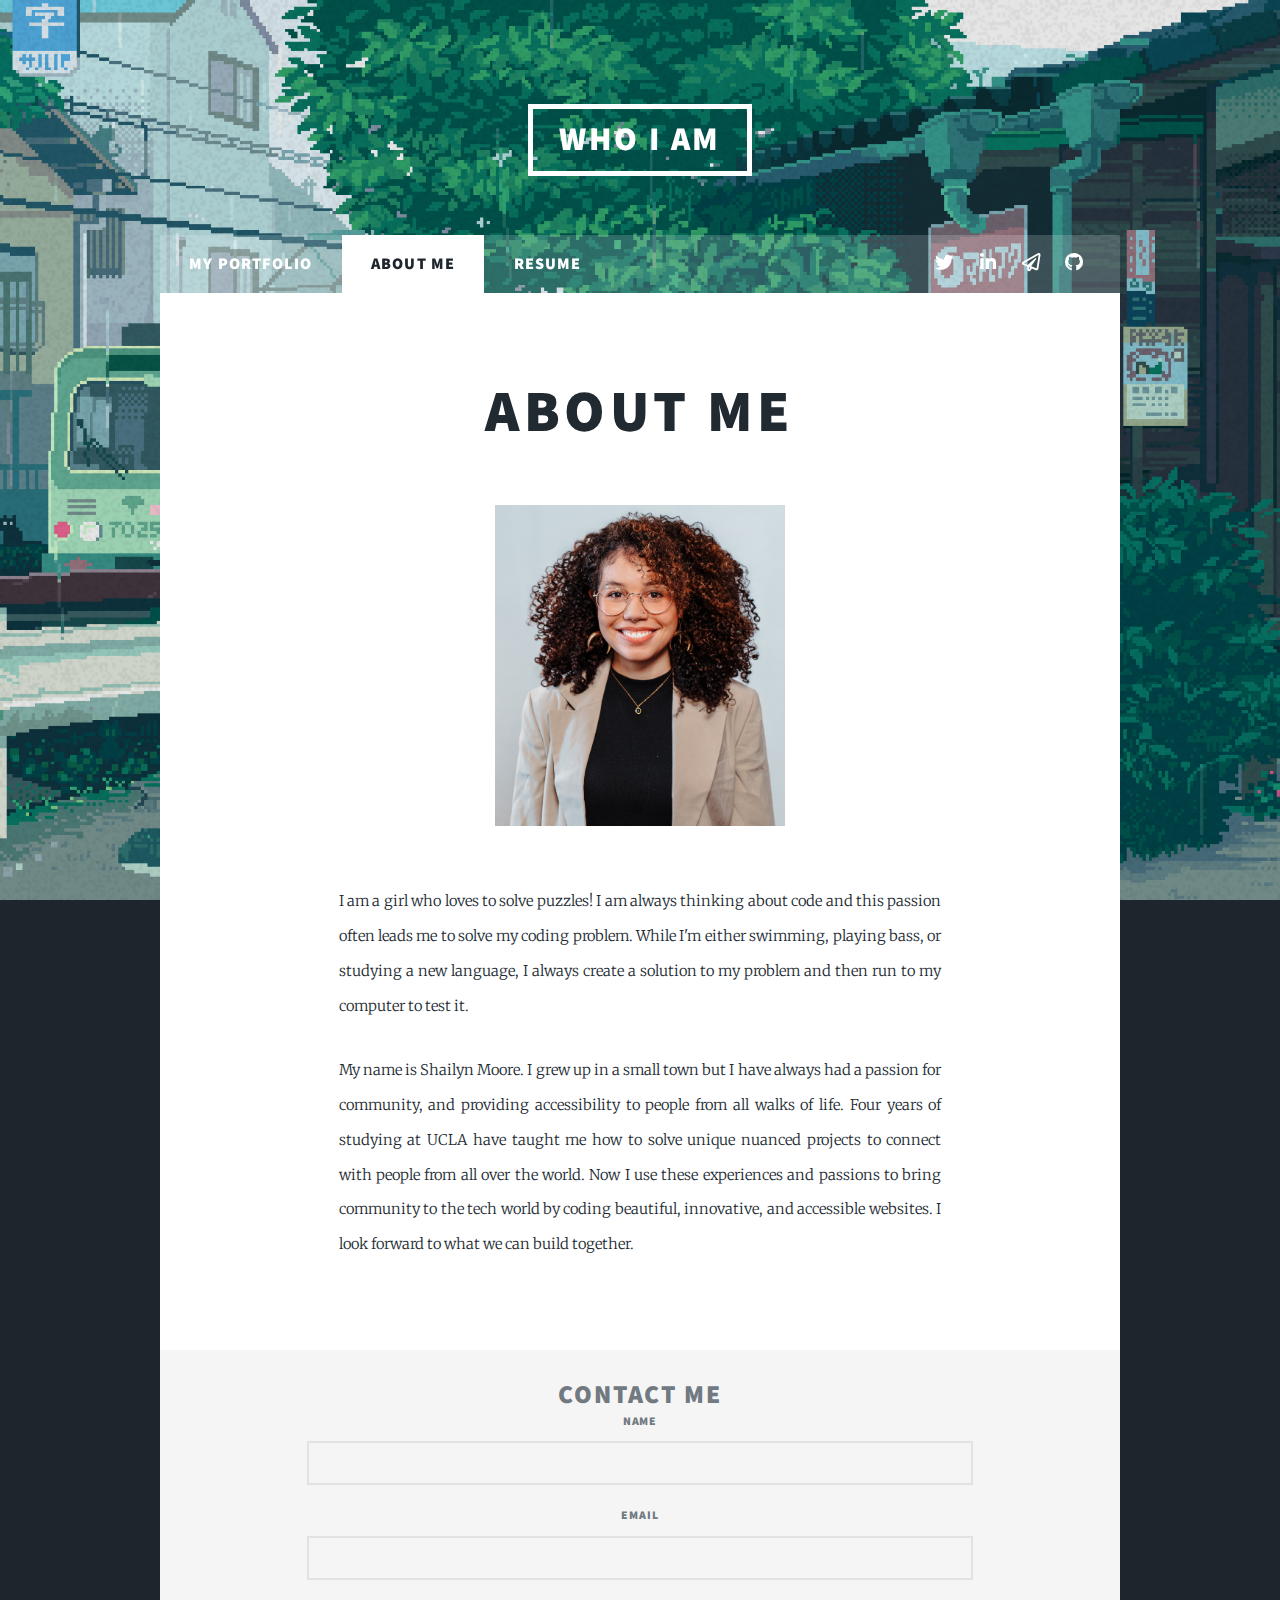
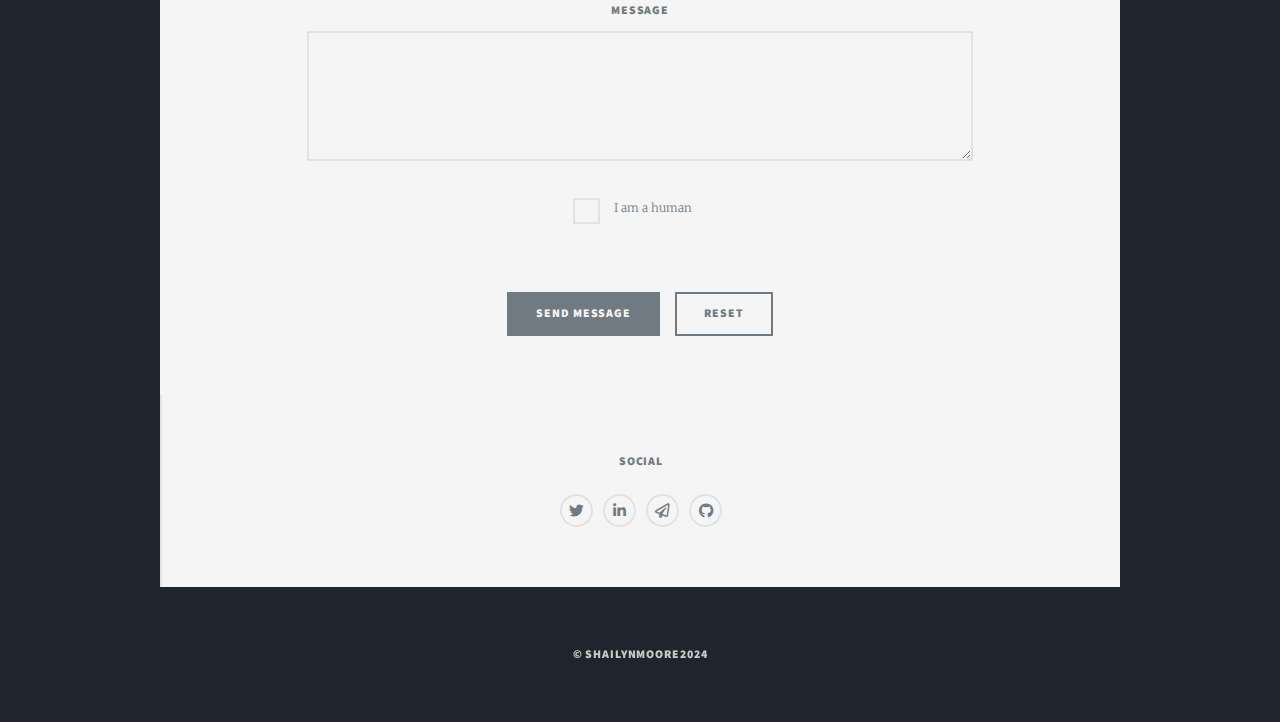
<file: aboutMe.html>
<!DOCTYPE HTML>
<!--
	Massively by HTML5 UP
	html5up.net | @ajlkn
	Free for personal and commercial use under the CCA 3.0 license (html5up.net/license)
-->
<html lang="en">
	<head>
		<title>About Me</title>
		<meta charset="utf-8" />
		<meta name="viewport" content="width=device-width, initial-scale=1, user-scalable=no" />
		<link rel="stylesheet" href="assets/css/main.css" />
		<link rel="preconnect" href="https://fonts.googleapis.com">
		<link rel="preconnect" href="https://fonts.gstatic.com" crossorigin>
		<link href="https://fonts.googleapis.com/css2?family=Smooch+Sans:wght@100;200;300;400&display=swap" rel="stylesheet">
		<noscript><link rel="stylesheet" href="assets/css/noscript.css" /></noscript>
	</head>
	<body class="is-preload">

		<!-- Wrapper -->
			<div id="wrapper">

				<!-- Header -->
					<header id="header">
						<a href="index.html" class="logo">Who I Am</a>
					</header>

				<!-- Nav -->
				<nav id="nav">
					<ul class="links">
						<li><a href="index.html">My Portfolio</a></li>
						<li class="active"><a href="aboutMe.html">About Me</a></li>
						<li><a href="resume.html">Resume</a></li>
					</ul>
					<ul class="icons">
						<li><a href="https://twitter.com/ShaiTech" class="icon brands fa-twitter"><span class="label">Twitter</span></a></li>
						<li><a href="https://www.linkedin.com/in/shailyn-moore/" class="icon brands fa-linkedin-in"><span class="label">LinkedIn</span></a></li>
						<li><a href="mailto:m.shailyn@yahoo@@com"
							onmouseover="this.href=this.href.replace('@@','.')" class="icon regular fa-paper-plane"><span class="label">E-Mail</span></a></li>
						<li><a href="https://github.com/mshailyn" class="icon brands fa-github"><span class="label">GitHub</span></a></li>
					</ul>
				</nav>

				<!-- Main -->
					<div id="main">
							<section class="post">
								<header class="major">
									<h1>About Me</h1>
								</header>
								<div class="image main">
									<img src="images/pic01.jpg" class="center" alt="Picture of Shailyn Moore" />
								</div>
								<p>I am a girl who loves to solve puzzles! I am always thinking about code and this passion often leads me to solve my coding problem. While I&#39;m either swimming, playing bass, or studying a new language, I always create a solution to my problem and then run to my computer to test it.

								<p>My name is Shailyn Moore. I grew up in a small town but I have always had a passion for community, and providing accessibility to people from all walks of life. Four years of studying at UCLA have taught me how to solve unique nuanced projects to connect with people from all over the world. Now I use these experiences and passions to bring community to the tech world by coding beautiful, innovative, and accessible websites. I look forward to what we can build together.</p>
							</section>
					</div>

				<!-- Footer -->
				<footer id="footer">
					<section class="contact
					">
						<h2>Contact Me</h2>
						<form action="https://api.web3forms.com/submit" method="POST">
							<input type="hidden" name="access_key" value="f271b541-a0f6-4a16-8485-2d43d1edab36">
							<div class="fields">
								<div class="field">
									<label for="name">Name</label>
									<input type="text" name="name" id="name" required aria-required="true"/>
								</div>
								<div class="field">
									<label for="email">Email</label>
									<input type="text" name="email" id="email" required aria-required="true"/>
								</div>
								<div class="field">
									<label for="message">Message</label>
									<textarea name="message" id="message" rows="3" required aria-required="true"></textarea>
								</div>
							</div>
							<div class="col-12">
								<div class="col-6 space col-12-small">
										<input type="checkbox" id="demo-human" name="demo-human" required aria-required="true">
										<label for="demo-human">I am a human</label>
										<span id="notHuman"></span>
								</div><br />
								<ul class="actions">
									<input type="hidden" name="redirect" value="https://web3forms.com/success">
									<li><input id="submit" type="submit" value="Send Message" class="primary" /></li>
									<li><input type="reset" value="Reset" /></li>
								</ul>
							</div>
						</form>
					</section>
					<section>
						<section>
							<h3>Social</h3>
							<ul class="icons alt">
								<li><a href="https://twitter.com/ShaiTech" class="icon brands fa-twitter"><span class="label">Twitter</span></a></li>
							<li><a href="https://www.linkedin.com/in/shailyn-moore/" class="icon brands fa-linkedin-in"><span class="label">LinkedIn</span></a></li>
							<li><a href="#" class="icon regular fa-paper-plane"><span class="label">EMail</span></a></li>
							<li><a href="https://github.com/mshailyn" class="icon brands fa-github"><span class="label">GitHub</span></a></li>
							</ul>
						</section>
					</section>
				</footer>

				<!-- Copyright -->
					<div id="copyright">
						<ul><li>&copy; ShailynMoore2024</li></ul>
					</div>

			</div>

		<!-- Scripts -->
			<script src="assets/js/jquery.min.js"></script>
			<script src="assets/js/jquery.scrollex.min.js"></script>
			<script src="assets/js/jquery.scrolly.min.js"></script>
			<script src="assets/js/browser.min.js"></script>
			<script src="assets/js/breakpoints.min.js"></script>
			<script src="assets/js/util.js"></script>
			<script src="assets/js/main.js"></script>

	</body>
</html>
</file>
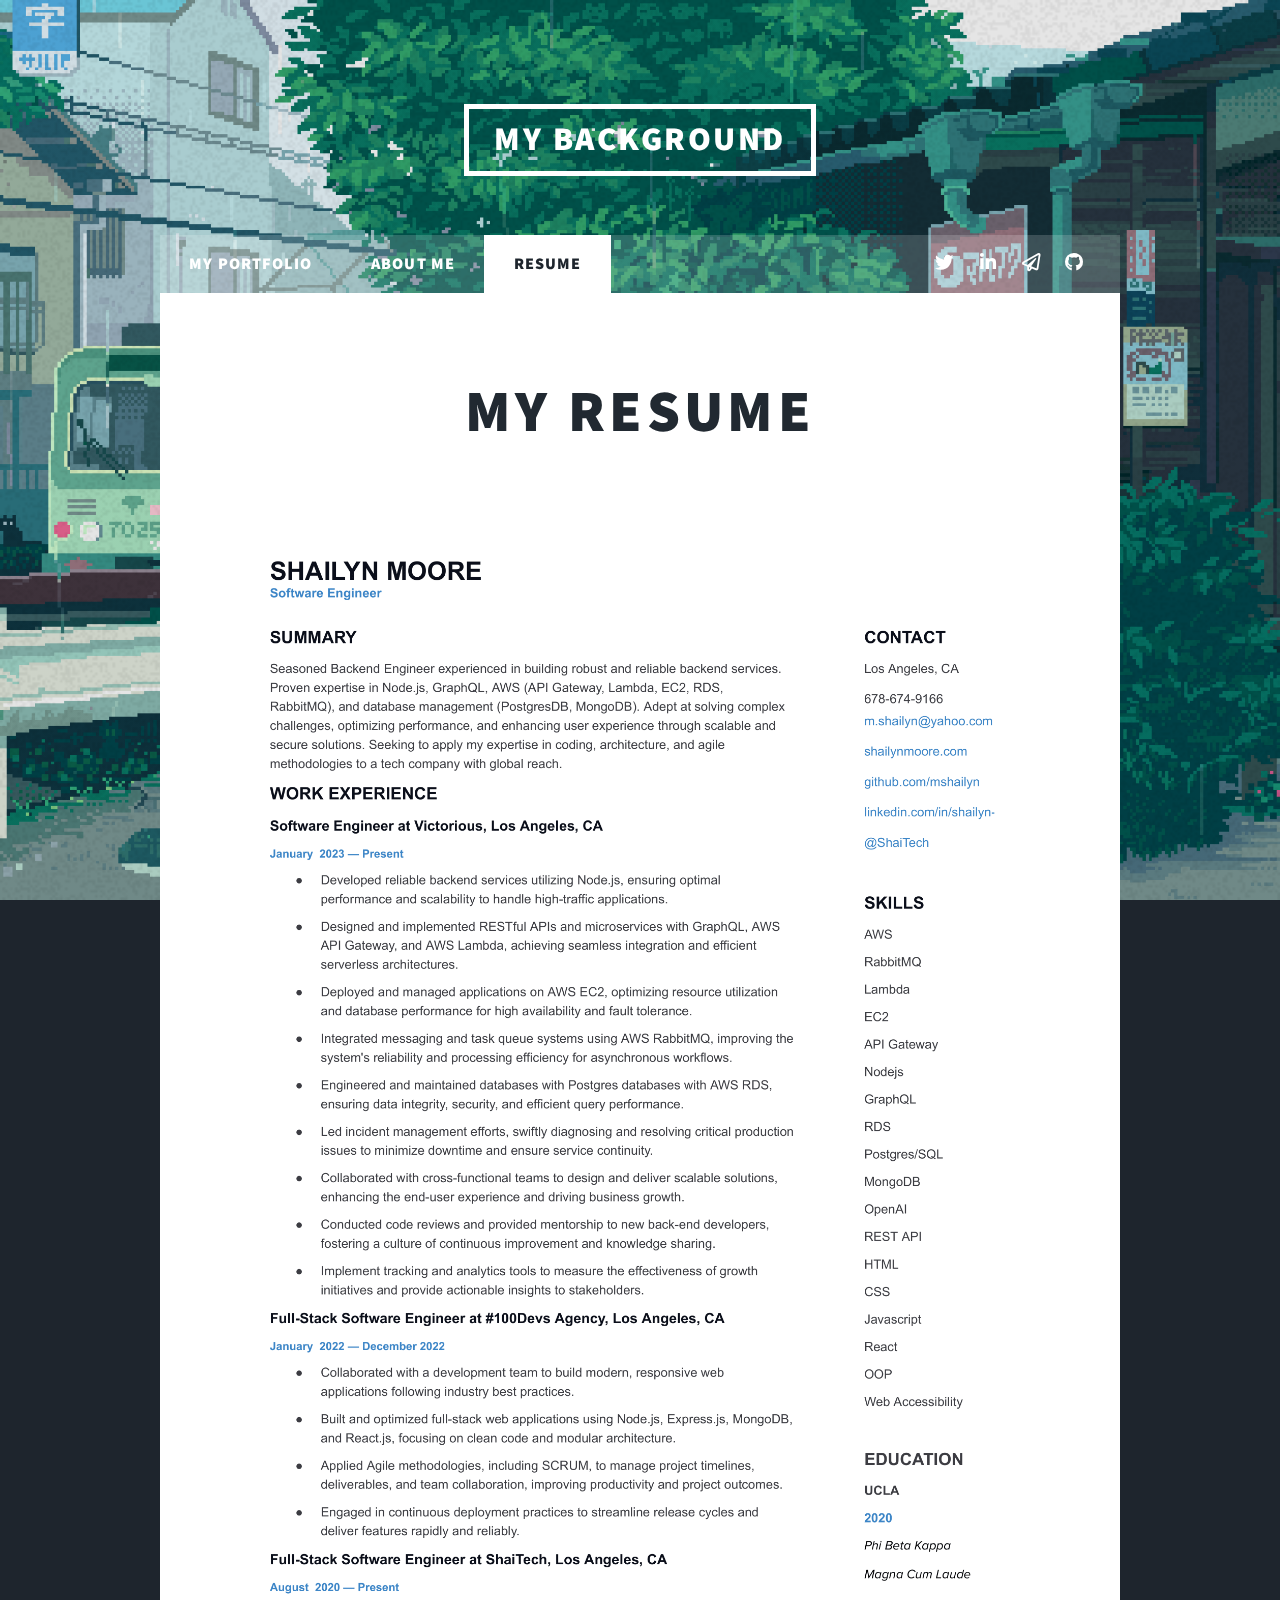
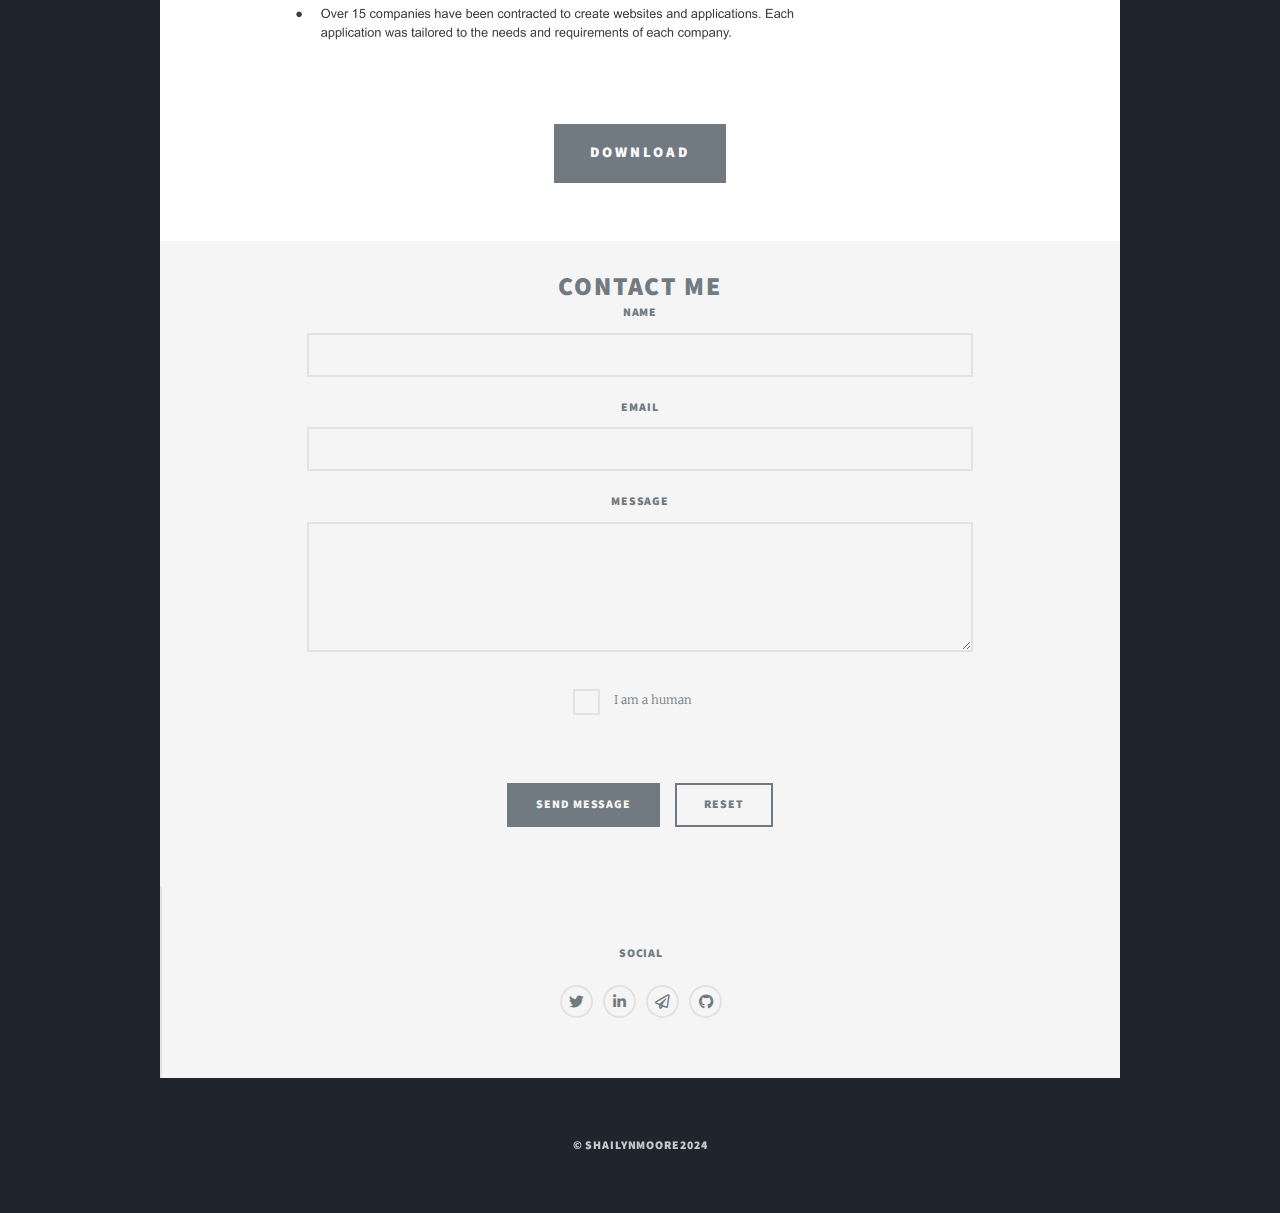
<file: resume.html>
<!DOCTYPE HTML>
<!--
	Massively by HTML5 UP
	html5up.net | @ajlkn
	Free for personal and commercial use under the CCA 3.0 license (html5up.net/license)
-->
<html lang="en">
	<head>
		<title>My Resume</title>
		<meta charset="utf-8" />
		<meta name="viewport" content="width=device-width, initial-scale=1, user-scalable=no" />
		<link rel="stylesheet" href="assets/css/main.css" />
		<link rel="preconnect" href="https://fonts.googleapis.com">
		<link rel="preconnect" href="https://fonts.gstatic.com" crossorigin>
		<link href="https://fonts.googleapis.com/css2?family=Smooch+Sans:wght@100;200;300;400&display=swap" rel="stylesheet">
		<noscript><link rel="stylesheet" href="assets/css/noscript.css" /></noscript>
	<body class="is-preload">

		<!-- Wrapper -->
			<div id="wrapper">

				<!-- Header -->
					<header id="header">
						<a href="index.html" class="logo">My Background</a>
					</header>

				<!-- Nav -->
				<nav id="nav">
					<ul class="links">
						<li><a href="index.html">My Portfolio</a></li>
						<li><a href="aboutMe.html">About Me</a></li>
						<li class="active"><a href="resume.html">Resume</a></li>
					</ul>
					<ul class="icons">
						<li><a href="https://twitter.com/ShaiTech" class="icon brands fa-twitter"><span class="label">Twitter</span></a></li>
						<li><a href="https://www.linkedin.com/in/shailyn-moore/" class="icon brands fa-linkedin-in"><span class="label">LinkedIn</span></a></li>
						<li><a href="mailto:m.shailyn@yahoo@@com"
							onmouseover="this.href=this.href.replace('@@','.')" class="icon regular fa-paper-plane"><span class="label">E-Mail</span></a></li>
						<li><a href="https://github.com/mshailyn" class="icon brands fa-github"><span class="label">GitHub</span></a></li>
					</ul>
				</nav>

				<!-- Main -->
					<div id="main">

						<!-- Post -->
							<section class="post resume">
								<header class="major">
									<h1>My Resume</h1>
								</header>
								<span class="image fit"><img src="images/pic05.png" alt="My Resume" /></span>
								<section class="download"><a href="assets/documents/Shailyn Moore Software Engineer.pdf" download="Shailyn-Moore-Software-Engineeer-Resume" class="button">Download</a></section>
							</section>
					</div>

				<!-- Footer -->
				<footer id="footer">
					<section class="contact">
						<h2>Contact Me</h2>
						<form action="https://api.web3forms.com/submit" method="POST">
							<input type="hidden" name="access_key" value="f271b541-a0f6-4a16-8485-2d43d1edab36">
							<div class="fields">
								<div class="field">
									<label for="name">Name</label>
									<input type="text" name="name" id="name" required aria-required="true"/>
								</div>
								<div class="field">
									<label for="email">Email</label>
									<input type="text" name="email" id="email" required aria-required="true"/>
								</div>
								<div class="field">
									<label for="message">Message</label>
									<textarea name="message" id="message" rows="3" required aria-required="true"></textarea>
								</div>
							</div>
							<div class="col-12">
								<div class="col-6 space col-12-small">
										<input type="checkbox" id="demo-human" name="demo-human" required aria-required="true">
										<label for="demo-human">I am a human</label>
										<span id="notHuman"></span>
								</div><br />
								<ul class="actions">
									<input type="hidden" name="redirect" value="https://web3forms.com/success">
									<li><input id="submit" type="submit" value="Send Message" class="primary" /></li>
									<li><input type="reset" value="Reset" /></li>
								</ul>
							</div>
						</form>
					</section>
					<section>
						<section>
							<h3>Social</h3>
							<ul class="icons alt">
								<li><a href="https://twitter.com/ShaiTech" class="icon brands fa-twitter"><span class="label">Twitter</span></a></li>
							<li><a href="https://www.linkedin.com/in/shailyn-moore/" class="icon brands fa-linkedin-in"><span class="label">LinkedIn</span></a></li>
							<li><a href="#" class="icon regular fa-paper-plane"><span class="label">Email</span></a></li>
							<li><a href="https://github.com/mshailyn" class="icon brands fa-github"><span class="label">GitHub</span></a></li>
							</ul>
						</section>
					</section>
				</footer>

				<!-- Copyright -->
					<div id="copyright">
						<ul><li>&copy; ShailynMoore2024</li></ul>
					</div>

			</div>

		<!-- Scripts -->
			<script src="assets/js/jquery.min.js"></script>
			<script src="assets/js/jquery.scrollex.min.js"></script>
			<script src="assets/js/jquery.scrolly.min.js"></script>
			<script src="assets/js/browser.min.js"></script>
			<script src="assets/js/breakpoints.min.js"></script>
			<script src="assets/js/util.js"></script>
			<script src="assets/js/main.js"></script>

	</body>
</html>
</file>
<file: assets/css/main.css>
@import url(fontawesome-all.min.css);
@import url("https://fonts.googleapis.com/css?family=Merriweather:300,700,300italic,700italic|Source+Sans+Pro:900");

/*
	Massively by HTML5 UP
	html5up.net | @ajlkn
	Free for personal and commercial use under the CCA 3.0 license (html5up.net/license)
*/

html, body, div, span, applet, object,
iframe, h1, h2, h3, h4, h5, h6, p, blockquote,
pre, a, abbr, acronym, address, big, cite,
code, del, dfn, em, img, ins, kbd, q, s, samp,
small, strike, strong, sub, sup, tt, var, b,
u, i, center, dl, dt, dd, ol, ul, li, fieldset,
form, label, legend, table, caption, tbody,
tfoot, thead, tr, th, td, article, aside,
canvas, details, embed, figure, figcaption,
footer, header, hgroup, menu, nav, output, ruby,
section, summary, time, mark, audio, video {
	margin: 0;
	padding: 0;
	border: 0;
	font-size: 100%;
	font: inherit;
	vertical-align: baseline;}

article, aside, details, figcaption, figure,
footer, header, hgroup, menu, nav, section {
	display: block;}

body {
	line-height: 1;
}

ol, ul {
	list-style: none;
}

blockquote, q {
	quotes: none;
}

	blockquote:before, blockquote:after, q:before, q:after {
		content: '';
		content: none;
	}

table {
	border-collapse: collapse;
	border-spacing: 0;
}

body {
	-webkit-text-size-adjust: none;
}

mark {
	background-color: transparent;
	color: inherit;
}

input::-moz-focus-inner {
	border: 0;
	padding: 0;
}

input, select, textarea {
	-moz-appearance: none;
	-webkit-appearance: none;
	-ms-appearance: none;
	appearance: none;
}

/* Basic */

	@-ms-viewport {
		width: device-width;
	}

	body {
		-ms-overflow-style: scrollbar;
	}

	@media screen and (max-width: 480px) {

		html, body {
			min-width: 320px;
		}

	}

	html {
		box-sizing: border-box;
	}

	*, *:before, *:after {
		box-sizing: inherit;
	}

	body {
		background-color: #1e252d;
	}

		body.is-preload *, body.is-preload *:before, body.is-preload *:after {
			-moz-animation: none !important;
			-webkit-animation: none !important;
			-ms-animation: none !important;
			animation: none !important;
			-moz-transition: none !important;
			-webkit-transition: none !important;
			-ms-transition: none !important;
			transition: none !important;
		}

/* Type */

	html {
		font-size: 16pt;
	}

		@media screen and (max-width: 1680px) {

			html {
				font-size: 12pt;
			}

		}

		@media screen and (max-width: 1280px) {

			html {
				font-size: 11pt;
			}

		}

		@media screen and (max-width: 360px) {

			html {
				font-size: 10pt;
			}

		}

	body {
		color: #212931;
	}

	body, input, select, textarea {
		font-family: "Merriweather", Georgia, serif;
		font-weight: 300;
		font-size: 1rem;
		line-height: 2.375;
	}

	a {
		-moz-transition: color 0.2s ease-in-out, background-color 0.2s ease-in-out, border-color 0.2s ease-in-out, box-shadow 0.2s ease-in-out;
		-webkit-transition: color 0.2s ease-in-out, background-color 0.2s ease-in-out, border-color 0.2s ease-in-out, box-shadow 0.2s ease-in-out;
		-ms-transition: color 0.2s ease-in-out, background-color 0.2s ease-in-out, border-color 0.2s ease-in-out, box-shadow 0.2s ease-in-out;
		transition: color 0.2s ease-in-out, background-color 0.2s ease-in-out, border-color 0.2s ease-in-out, box-shadow 0.2s ease-in-out;
		border-bottom: dotted 1px;
		text-decoration: none;
	}

		a:hover {
			border-bottom-color: transparent;
		}

	strong, b {
		font-weight: 600;
	}

	em, i {
		font-style: italic;
	}

	p {
		text-align: justify;
		margin: 0 0 2rem 0;
	}

	h1, h2, h3, h4, h5, h6 {
		font-family: "Source Sans Pro", Helvetica, sans-serif;
		font-weight: 900;
		line-height: 1.5;
		letter-spacing: 0.075em;
		text-transform: uppercase;
		margin: 0 0 1rem 0;
	}

		h1 a, h2 a, h3 a, h4 a, h5 a, h6 a {
			border-bottom: 0;
			color: inherit;
			text-decoration: none;
		}

	h1 {
		font-size: 4rem;
		line-height: 1.1;
		margin: 0 0 2rem 0;
	}

	h2 {
		font-size: 1.75rem;
		line-height: 1.3;
		margin: 0 0 0rem 0;
	}

	h3 {
		font-size: 1.25rem;
		margin: 0 0 1.5rem 0;
	}

	h4 {
		font-size: 1rem;
	}

	h5 {
		font-size: 0.9rem;
	}

	h6 {
		font-size: 0.8rem;
	}

	sub {
		font-size: 0.8rem;
		position: relative;
		top: 0.5rem;
	}

	sup {
		font-size: 0.8rem;
		position: relative;
		top: -0.5rem;
	}

	blockquote {
		border-left: solid 4px;
		font-style: italic;
		margin: 0 0 2rem 0;
		padding: 0.5rem 0 0.5rem 2rem;
	}

	code {
		border: solid 2px;
		font-family: "Courier New", monospace;
		font-size: 0.9rem;
		margin: 0 0.25rem;
		padding: 0.25rem 0.65rem;
	}

	pre {
		-webkit-overflow-scrolling: touch;
		font-family: "Courier New", monospace;
		font-size: 0.9rem;
		margin: 0 0 2rem 0;
	}

		pre code {
			display: block;
			line-height: 1.75;
			padding: 1rem 1.5rem;
			overflow-x: auto;
		}

	hr {
		border: 0;
		border-bottom: solid 2px;
		margin: 3rem 0;
	}

		hr.major {
			margin: 5rem 0;
		}

	.align-left {
		text-align: left;
	}

	.align-center {
		text-align: center;
	}

	.align-right {
		text-align: right;
	}

	input, select, textarea {
		color: #212931;
	}

	a {
		color: #212931;
		border-bottom-color: rgba(33, 41, 49, 0.5);
	}

		a:hover {
			border-bottom-color: transparent;
			color: rgb(255, 165, 190) !important;
		}

	strong, b {
		color: #212931;
	}

	h1, h2, h3, h4, h5, h6 {
		color: #212931;
	}

	blockquote {
		border-left-color: #eeeeee;
	}

	code {
		background: rgba(220, 220, 220, 0.25);
		border-color: #eeeeee;
	}

	hr {
		border-bottom-color: #eeeeee;
	}

/* Row */

	.row {
		display: flex;
		flex-wrap: wrap;
		box-sizing: border-box;
		align-items: stretch;
	}

		.row > * {
			box-sizing: border-box;
		}

		.row.gtr-uniform > * > :last-child {
			margin-bottom: 0;
		}

		.row.aln-left {
			justify-content: flex-start;
		}

		.row.aln-center {
			justify-content: center;
		}

		.row.aln-right {
			justify-content: flex-end;
		}

		.row.aln-top {
			align-items: flex-start;
		}

		.row.aln-middle {
			align-items: center;
		}

		.row.aln-bottom {
			align-items: flex-end;
		}

		.row > .imp {
			order: -1;
		}

		.row > .col-1 {
			width: 8.33333%;
		}

		.row > .off-1 {
			margin-left: 8.33333%;
		}

		.row > .col-2 {
			width: 16.66667%;
		}

		.row > .off-2 {
			margin-left: 16.66667%;
		}

		.row > .col-3 {
			width: 25%;
		}

		.row > .off-3 {
			margin-left: 25%;
		}

		.row > .col-4 {
			width: 33.33333%;
		}

		.row > .off-4 {
			margin-left: 33.33333%;
		}

		.row > .col-5 {
			width: 41.66667%;
		}

		.row > .off-5 {
			margin-left: 41.66667%;
		}

		.row > .col-6 {
			width: 50%;
		}

		.row > .off-6 {
			margin-left: 50%;
		}

		.row > .col-7 {
			width: 58.33333%;
		}

		.row > .off-7 {
			margin-left: 58.33333%;
		}

		.row > .col-8 {
			width: 66.66667%;
		}

		.row > .off-8 {
			margin-left: 66.66667%;
		}

		.row > .col-9 {
			width: 75%;
		}

		.row > .off-9 {
			margin-left: 75%;
		}

		.row > .col-10 {
			width: 83.33333%;
		}

		.row > .off-10 {
			margin-left: 83.33333%;
		}

		.row > .col-11 {
			width: 91.66667%;
		}

		.row > .off-11 {
			margin-left: 91.66667%;
		}

		.row > .col-12 {
			width: 100%;
		}

		.row > .off-12 {
			margin-left: 100%;
		}

		.row.gtr-0 {
			margin-top: 0;
			margin-left: 0rem;
		}

			.row.gtr-0 > * {
				padding: 0 0 0 0rem;
			}

			.row.gtr-0.gtr-uniform {
				margin-top: 0rem;
			}

				.row.gtr-0.gtr-uniform > * {
					padding-top: 0rem;
				}

		.row.gtr-25 {
			margin-top: 0;
			margin-left: -0.375rem;
		}

			.row.gtr-25 > * {
				padding: 0 0 0 0.375rem;
			}

			.row.gtr-25.gtr-uniform {
				margin-top: -0.375rem;
			}

				.row.gtr-25.gtr-uniform > * {
					padding-top: 0.375rem;
				}

		.row.gtr-50 {
			margin-top: 0;
			margin-left: -0.75rem;
		}

			.row.gtr-50 > * {
				padding: 0 0 0 0.75rem;
			}

			.row.gtr-50.gtr-uniform {
				margin-top: -0.75rem;
			}

				.row.gtr-50.gtr-uniform > * {
					padding-top: 0.75rem;
				}

		.row {
			margin-top: 0;
			margin-left: -1.5rem;
		}

			.row > * {
				padding: 0 0 0 1.5rem;
			}

			.row.gtr-uniform {
				margin-top: -1.5rem;
			}

				.row.gtr-uniform > * {
					padding-top: 1.5rem;
				}

		.row.gtr-150 {
			margin-top: 0;
			margin-left: -2.25rem;
		}

			.row.gtr-150 > * {
				padding: 0 0 0 2.25rem;
			}

			.row.gtr-150.gtr-uniform {
				margin-top: -2.25rem;
			}

				.row.gtr-150.gtr-uniform > * {
					padding-top: 2.25rem;
				}

		.row.gtr-200 {
			margin-top: 0;
			margin-left: -3rem;
		}

			.row.gtr-200 > * {
				padding: 0 0 0 3rem;
			}

			.row.gtr-200.gtr-uniform {
				margin-top: -3rem;
			}

				.row.gtr-200.gtr-uniform > * {
					padding-top: 3rem;
				}

		@media screen and (max-width: 1680px) {

			.row {
				display: flex;
				flex-wrap: wrap;
				box-sizing: border-box;
				align-items: stretch;
			}

				.row > * {
					box-sizing: border-box;
				}

				.row.gtr-uniform > * > :last-child {
					margin-bottom: 0;
				}

				.row.aln-left {
					justify-content: flex-start;
				}

				.row.aln-center {
					justify-content: center;
				}

				.row.aln-right {
					justify-content: flex-end;
				}

				.row.aln-top {
					align-items: flex-start;
				}

				.row.aln-middle {
					align-items: center;
				}

				.row.aln-bottom {
					align-items: flex-end;
				}

				.row > .imp-xlarge {
					order: -1;
				}

				.row > .col-1-xlarge {
					width: 8.33333%;
				}

				.row > .off-1-xlarge {
					margin-left: 8.33333%;
				}

				.row > .col-2-xlarge {
					width: 16.66667%;
				}

				.row > .off-2-xlarge {
					margin-left: 16.66667%;
				}

				.row > .col-3-xlarge {
					width: 25%;
				}

				.row > .off-3-xlarge {
					margin-left: 25%;
				}

				.row > .col-4-xlarge {
					width: 33.33333%;
				}

				.row > .off-4-xlarge {
					margin-left: 33.33333%;
				}

				.row > .col-5-xlarge {
					width: 41.66667%;
				}

				.row > .off-5-xlarge {
					margin-left: 41.66667%;
				}

				.row > .col-6-xlarge {
					width: 50%;
				}

				.row > .off-6-xlarge {
					margin-left: 50%;
				}

				.row > .col-7-xlarge {
					width: 58.33333%;
				}

				.row > .off-7-xlarge {
					margin-left: 58.33333%;
				}

				.row > .col-8-xlarge {
					width: 66.66667%;
				}

				.row > .off-8-xlarge {
					margin-left: 66.66667%;
				}

				.row > .col-9-xlarge {
					width: 75%;
				}

				.row > .off-9-xlarge {
					margin-left: 75%;
				}

				.row > .col-10-xlarge {
					width: 83.33333%;
				}

				.row > .off-10-xlarge {
					margin-left: 83.33333%;
				}

				.row > .col-11-xlarge {
					width: 91.66667%;
				}

				.row > .off-11-xlarge {
					margin-left: 91.66667%;
				}

				.row > .col-12-xlarge {
					width: 100%;
				}

				.row > .off-12-xlarge {
					margin-left: 100%;
				}

				.row.gtr-0 {
					margin-top: 0;
					margin-left: 0rem;
				}

					.row.gtr-0 > * {
						padding: 0 0 0 0rem;
					}

					.row.gtr-0.gtr-uniform {
						margin-top: 0rem;
					}

						.row.gtr-0.gtr-uniform > * {
							padding-top: 0rem;
						}

				.row.gtr-25 {
					margin-top: 0;
					margin-left: -0.375rem;
				}

					.row.gtr-25 > * {
						padding: 0 0 0 0.375rem;
					}

					.row.gtr-25.gtr-uniform {
						margin-top: -0.375rem;
					}

						.row.gtr-25.gtr-uniform > * {
							padding-top: 0.375rem;
						}

				.row.gtr-50 {
					margin-top: 0;
					margin-left: -0.75rem;
				}

					.row.gtr-50 > * {
						padding: 0 0 0 0.75rem;
					}

					.row.gtr-50.gtr-uniform {
						margin-top: -0.75rem;
					}

						.row.gtr-50.gtr-uniform > * {
							padding-top: 0.75rem;
						}

				.row {
					margin-top: 0;
					margin-left: -1.5rem;
				}

					.row > * {
						padding: 0 0 0 1.5rem;
					}

					.row.gtr-uniform {
						margin-top: -1.5rem;
					}

						.row.gtr-uniform > * {
							padding-top: 1.5rem;
						}

				.row.gtr-150 {
					margin-top: 0;
					margin-left: -2.25rem;
				}

					.row.gtr-150 > * {
						padding: 0 0 0 2.25rem;
					}

					.row.gtr-150.gtr-uniform {
						margin-top: -2.25rem;
					}

						.row.gtr-150.gtr-uniform > * {
							padding-top: 2.25rem;
						}

				.row.gtr-200 {
					margin-top: 0;
					margin-left: -3rem;
				}

					.row.gtr-200 > * {
						padding: 0 0 0 3rem;
					}

					.row.gtr-200.gtr-uniform {
						margin-top: -3rem;
					}

						.row.gtr-200.gtr-uniform > * {
							padding-top: 3rem;
						}

		}

		@media screen and (max-width: 1280px) {

			.row {
				display: flex;
				flex-wrap: wrap;
				box-sizing: border-box;
				align-items: stretch;
			}

				.row > * {
					box-sizing: border-box;
				}

				.row.gtr-uniform > * > :last-child {
					margin-bottom: 0;
				}

				.row.aln-left {
					justify-content: flex-start;
				}

				.row.aln-center {
					justify-content: center;
				}

				.row.aln-right {
					justify-content: flex-end;
				}

				.row.aln-top {
					align-items: flex-start;
				}

				.row.aln-middle {
					align-items: center;
				}

				.row.aln-bottom {
					align-items: flex-end;
				}

				.row > .imp-large {
					order: -1;
				}

				.row > .col-1-large {
					width: 8.33333%;
				}

				.row > .off-1-large {
					margin-left: 8.33333%;
				}

				.row > .col-2-large {
					width: 16.66667%;
				}

				.row > .off-2-large {
					margin-left: 16.66667%;
				}

				.row > .col-3-large {
					width: 25%;
				}

				.row > .off-3-large {
					margin-left: 25%;
				}

				.row > .col-4-large {
					width: 33.33333%;
				}

				.row > .off-4-large {
					margin-left: 33.33333%;
				}

				.row > .col-5-large {
					width: 41.66667%;
				}

				.row > .off-5-large {
					margin-left: 41.66667%;
				}

				.row > .col-6-large {
					width: 50%;
				}

				.row > .off-6-large {
					margin-left: 50%;
				}

				.row > .col-7-large {
					width: 58.33333%;
				}

				.row > .off-7-large {
					margin-left: 58.33333%;
				}

				.row > .col-8-large {
					width: 66.66667%;
				}

				.row > .off-8-large {
					margin-left: 66.66667%;
				}

				.row > .col-9-large {
					width: 75%;
				}

				.row > .off-9-large {
					margin-left: 75%;
				}

				.row > .col-10-large {
					width: 83.33333%;
				}

				.row > .off-10-large {
					margin-left: 83.33333%;
				}

				.row > .col-11-large {
					width: 91.66667%;
				}

				.row > .off-11-large {
					margin-left: 91.66667%;
				}

				.row > .col-12-large {
					width: 100%;
				}

				.row > .off-12-large {
					margin-left: 100%;
				}

				.row.gtr-0 {
					margin-top: 0;
					margin-left: 0rem;
				}

					.row.gtr-0 > * {
						padding: 0 0 0 0rem;
					}

					.row.gtr-0.gtr-uniform {
						margin-top: 0rem;
					}

						.row.gtr-0.gtr-uniform > * {
							padding-top: 0rem;
						}

				.row.gtr-25 {
					margin-top: 0;
					margin-left: -0.375rem;
				}

					.row.gtr-25 > * {
						padding: 0 0 0 0.375rem;
					}

					.row.gtr-25.gtr-uniform {
						margin-top: -0.375rem;
					}

						.row.gtr-25.gtr-uniform > * {
							padding-top: 0.375rem;
						}

				.row.gtr-50 {
					margin-top: 0;
					margin-left: -0.75rem;
				}

					.row.gtr-50 > * {
						padding: 0 0 0 0.75rem;
					}

					.row.gtr-50.gtr-uniform {
						margin-top: -0.75rem;
					}

						.row.gtr-50.gtr-uniform > * {
							padding-top: 0.75rem;
						}

				.row {
					margin-top: 0;
					margin-left: -1.5rem;
				}

					.row > * {
						padding: 0 0 0 1.5rem;
					}

					.row.gtr-uniform {
						margin-top: -1.5rem;
					}

						.row.gtr-uniform > * {
							padding-top: 1.5rem;
						}

				.row.gtr-150 {
					margin-top: 0;
					margin-left: -2.25rem;
				}

					.row.gtr-150 > * {
						padding: 0 0 0 2.25rem;
					}

					.row.gtr-150.gtr-uniform {
						margin-top: -2.25rem;
					}

						.row.gtr-150.gtr-uniform > * {
							padding-top: 2.25rem;
						}

				.row.gtr-200 {
					margin-top: 0;
					margin-left: -3rem;
				}

					.row.gtr-200 > * {
						padding: 0 0 0 3rem;
					}

					.row.gtr-200.gtr-uniform {
						margin-top: -3rem;
					}

						.row.gtr-200.gtr-uniform > * {
							padding-top: 3rem;
						}

		}

		@media screen and (max-width: 980px) {

			.row {
				display: flex;
				flex-wrap: wrap;
				box-sizing: border-box;
				align-items: stretch;
			}

				.row > * {
					box-sizing: border-box;
				}

				.row.gtr-uniform > * > :last-child {
					margin-bottom: 0;
				}

				.row.aln-left {
					justify-content: flex-start;
				}

				.row.aln-center {
					justify-content: center;
				}

				.row.aln-right {
					justify-content: flex-end;
				}

				.row.aln-top {
					align-items: flex-start;
				}

				.row.aln-middle {
					align-items: center;
				}

				.row.aln-bottom {
					align-items: flex-end;
				}

				.row > .imp-medium {
					order: -1;
				}

				.row > .col-1-medium {
					width: 8.33333%;
				}

				.row > .off-1-medium {
					margin-left: 8.33333%;
				}

				.row > .col-2-medium {
					width: 16.66667%;
				}

				.row > .off-2-medium {
					margin-left: 16.66667%;
				}

				.row > .col-3-medium {
					width: 25%;
				}

				.row > .off-3-medium {
					margin-left: 25%;
				}

				.row > .col-4-medium {
					width: 33.33333%;
				}

				.row > .off-4-medium {
					margin-left: 33.33333%;
				}

				.row > .col-5-medium {
					width: 41.66667%;
				}

				.row > .off-5-medium {
					margin-left: 41.66667%;
				}

				.row > .col-6-medium {
					width: 50%;
				}

				.row > .off-6-medium {
					margin-left: 50%;
				}

				.row > .col-7-medium {
					width: 58.33333%;
				}

				.row > .off-7-medium {
					margin-left: 58.33333%;
				}

				.row > .col-8-medium {
					width: 66.66667%;
				}

				.row > .off-8-medium {
					margin-left: 66.66667%;
				}

				.row > .col-9-medium {
					width: 75%;
				}

				.row > .off-9-medium {
					margin-left: 75%;
				}

				.row > .col-10-medium {
					width: 83.33333%;
				}

				.row > .off-10-medium {
					margin-left: 83.33333%;
				}

				.row > .col-11-medium {
					width: 91.66667%;
				}

				.row > .off-11-medium {
					margin-left: 91.66667%;
				}

				.row > .col-12-medium {
					width: 100%;
				}

				.row > .off-12-medium {
					margin-left: 100%;
				}

				.row.gtr-0 {
					margin-top: 0;
					margin-left: 0rem;
				}

					.row.gtr-0 > * {
						padding: 0 0 0 0rem;
					}

					.row.gtr-0.gtr-uniform {
						margin-top: 0rem;
					}

						.row.gtr-0.gtr-uniform > * {
							padding-top: 0rem;
						}

				.row.gtr-25 {
					margin-top: 0;
					margin-left: -0.375rem;
				}

					.row.gtr-25 > * {
						padding: 0 0 0 0.375rem;
					}

					.row.gtr-25.gtr-uniform {
						margin-top: -0.375rem;
					}

						.row.gtr-25.gtr-uniform > * {
							padding-top: 0.375rem;
						}

				.row.gtr-50 {
					margin-top: 0;
					margin-left: -0.75rem;
				}

					.row.gtr-50 > * {
						padding: 0 0 0 0.75rem;
					}

					.row.gtr-50.gtr-uniform {
						margin-top: -0.75rem;
					}

						.row.gtr-50.gtr-uniform > * {
							padding-top: 0.75rem;
						}

				.row {
					margin-top: 0;
					margin-left: -1.5rem;
				}

					.row > * {
						padding: 0 0 0 1.5rem;
					}

					.row.gtr-uniform {
						margin-top: -1.5rem;
					}

						.row.gtr-uniform > * {
							padding-top: 1.5rem;
						}

				.row.gtr-150 {
					margin-top: 0;
					margin-left: -2.25rem;
				}

					.row.gtr-150 > * {
						padding: 0 0 0 2.25rem;
					}

					.row.gtr-150.gtr-uniform {
						margin-top: -2.25rem;
					}

						.row.gtr-150.gtr-uniform > * {
							padding-top: 2.25rem;
						}

				.row.gtr-200 {
					margin-top: 0;
					margin-left: -3rem;
				}

					.row.gtr-200 > * {
						padding: 0 0 0 3rem;
					}

					.row.gtr-200.gtr-uniform {
						margin-top: -3rem;
					}

						.row.gtr-200.gtr-uniform > * {
							padding-top: 3rem;
						}

		}

		@media screen and (max-width: 736px) {

			.row {
				display: flex;
				flex-wrap: wrap;
				box-sizing: border-box;
				align-items: stretch;
			}

				.row > * {
					box-sizing: border-box;
				}

				.row.gtr-uniform > * > :last-child {
					margin-bottom: 0;
				}

				.row.aln-left {
					justify-content: flex-start;
				}

				.row.aln-center {
					justify-content: center;
				}

				.row.aln-right {
					justify-content: flex-end;
				}

				.row.aln-top {
					align-items: flex-start;
				}

				.row.aln-middle {
					align-items: center;
				}

				.row.aln-bottom {
					align-items: flex-end;
				}

				.row > .imp-small {
					order: -1;
				}

				.row > .col-1-small {
					width: 8.33333%;
				}

				.row > .off-1-small {
					margin-left: 8.33333%;
				}

				.row > .col-2-small {
					width: 16.66667%;
				}

				.row > .off-2-small {
					margin-left: 16.66667%;
				}

				.row > .col-3-small {
					width: 25%;
				}

				.row > .off-3-small {
					margin-left: 25%;
				}

				.row > .col-4-small {
					width: 33.33333%;
				}

				.row > .off-4-small {
					margin-left: 33.33333%;
				}

				.row > .col-5-small {
					width: 41.66667%;
				}

				.row > .off-5-small {
					margin-left: 41.66667%;
				}

				.row > .col-6-small {
					width: 50%;
				}

				.row > .off-6-small {
					margin-left: 50%;
				}

				.row > .col-7-small {
					width: 58.33333%;
				}

				.row > .off-7-small {
					margin-left: 58.33333%;
				}

				.row > .col-8-small {
					width: 66.66667%;
				}

				.row > .off-8-small {
					margin-left: 66.66667%;
				}

				.row > .col-9-small {
					width: 75%;
				}

				.row > .off-9-small {
					margin-left: 75%;
				}

				.row > .col-10-small {
					width: 83.33333%;
				}

				.row > .off-10-small {
					margin-left: 83.33333%;
				}

				.row > .col-11-small {
					width: 91.66667%;
				}

				.row > .off-11-small {
					margin-left: 91.66667%;
				}

				.row > .col-12-small {
					width: 100%;
				}

				.row > .off-12-small {
					margin-left: 100%;
				}

				.row.gtr-0 {
					margin-top: 0;
					margin-left: 0rem;
				}

					.row.gtr-0 > * {
						padding: 0 0 0 0rem;
					}

					.row.gtr-0.gtr-uniform {
						margin-top: 0rem;
					}

						.row.gtr-0.gtr-uniform > * {
							padding-top: 0rem;
						}

				.row.gtr-25 {
					margin-top: 0;
					margin-left: -0.375rem;
				}

					.row.gtr-25 > * {
						padding: 0 0 0 0.375rem;
					}

					.row.gtr-25.gtr-uniform {
						margin-top: -0.375rem;
					}

						.row.gtr-25.gtr-uniform > * {
							padding-top: 0.375rem;
						}

				.row.gtr-50 {
					margin-top: 0;
					margin-left: -0.75rem;
				}

					.row.gtr-50 > * {
						padding: 0 0 0 0.75rem;
					}

					.row.gtr-50.gtr-uniform {
						margin-top: -0.75rem;
					}

						.row.gtr-50.gtr-uniform > * {
							padding-top: 0.75rem;
						}

				.row {
					margin-top: 0;
					margin-left: -1.5rem;
				}

					.row > * {
						padding: 0 0 0 1.5rem;
					}

					.row.gtr-uniform {
						margin-top: -1.5rem;
					}

						.row.gtr-uniform > * {
							padding-top: 1.5rem;
						}

				.row.gtr-150 {
					margin-top: 0;
					margin-left: -2.25rem;
				}

					.row.gtr-150 > * {
						padding: 0 0 0 2.25rem;
					}

					.row.gtr-150.gtr-uniform {
						margin-top: -2.25rem;
					}

						.row.gtr-150.gtr-uniform > * {
							padding-top: 2.25rem;
						}

				.row.gtr-200 {
					margin-top: 0;
					margin-left: -3rem;
				}

					.row.gtr-200 > * {
						padding: 0 0 0 3rem;
					}

					.row.gtr-200.gtr-uniform {
						margin-top: -3rem;
					}

						.row.gtr-200.gtr-uniform > * {
							padding-top: 3rem;
						}

		}

		@media screen and (max-width: 480px) {

			.row {
				display: flex;
				flex-wrap: wrap;
				box-sizing: border-box;
				align-items: stretch;
			}

				.row > * {
					box-sizing: border-box;
				}

				.row.gtr-uniform > * > :last-child {
					margin-bottom: 0;
				}

				.row.aln-left {
					justify-content: flex-start;
				}

				.row.aln-center {
					justify-content: center;
				}

				.row.aln-right {
					justify-content: flex-end;
				}

				.row.aln-top {
					align-items: flex-start;
				}

				.row.aln-middle {
					align-items: center;
				}

				.row.aln-bottom {
					align-items: flex-end;
				}

				.row > .imp-xsmall {
					order: -1;
				}

				.row > .col-1-xsmall {
					width: 8.33333%;
				}

				.row > .off-1-xsmall {
					margin-left: 8.33333%;
				}

				.row > .col-2-xsmall {
					width: 16.66667%;
				}

				.row > .off-2-xsmall {
					margin-left: 16.66667%;
				}

				.row > .col-3-xsmall {
					width: 25%;
				}

				.row > .off-3-xsmall {
					margin-left: 25%;
				}

				.row > .col-4-xsmall {
					width: 33.33333%;
				}

				.row > .off-4-xsmall {
					margin-left: 33.33333%;
				}

				.row > .col-5-xsmall {
					width: 41.66667%;
				}

				.row > .off-5-xsmall {
					margin-left: 41.66667%;
				}

				.row > .col-6-xsmall {
					width: 50%;
				}

				.row > .off-6-xsmall {
					margin-left: 50%;
				}

				.row > .col-7-xsmall {
					width: 58.33333%;
				}

				.row > .off-7-xsmall {
					margin-left: 58.33333%;
				}

				.row > .col-8-xsmall {
					width: 66.66667%;
				}

				.row > .off-8-xsmall {
					margin-left: 66.66667%;
				}

				.row > .col-9-xsmall {
					width: 75%;
				}

				.row > .off-9-xsmall {
					margin-left: 75%;
				}

				.row > .col-10-xsmall {
					width: 83.33333%;
				}

				.row > .off-10-xsmall {
					margin-left: 83.33333%;
				}

				.row > .col-11-xsmall {
					width: 91.66667%;
				}

				.row > .off-11-xsmall {
					margin-left: 91.66667%;
				}

				.row > .col-12-xsmall {
					width: 100%;
				}

				.row > .off-12-xsmall {
					margin-left: 100%;
				}

				.row.gtr-0 {
					margin-top: 0;
					margin-left: 0rem;
				}

					.row.gtr-0 > * {
						padding: 0 0 0 0rem;
					}

					.row.gtr-0.gtr-uniform {
						margin-top: 0rem;
					}

						.row.gtr-0.gtr-uniform > * {
							padding-top: 0rem;
						}

				.row.gtr-25 {
					margin-top: 0;
					margin-left: -0.375rem;
				}

					.row.gtr-25 > * {
						padding: 0 0 0 0.375rem;
					}

					.row.gtr-25.gtr-uniform {
						margin-top: -0.375rem;
					}

						.row.gtr-25.gtr-uniform > * {
							padding-top: 0.375rem;
						}

				.row.gtr-50 {
					margin-top: 0;
					margin-left: -0.75rem;
				}

					.row.gtr-50 > * {
						padding: 0 0 0 0.75rem;
					}

					.row.gtr-50.gtr-uniform {
						margin-top: -0.75rem;
					}

						.row.gtr-50.gtr-uniform > * {
							padding-top: 0.75rem;
						}

				.row {
					margin-top: 0;
					margin-left: -1.5rem;
				}

					.row > * {
						padding: 0 0 0 1.5rem;
					}

					.row.gtr-uniform {
						margin-top: -1.5rem;
					}

						.row.gtr-uniform > * {
							padding-top: 1.5rem;
						}

				.row.gtr-150 {
					margin-top: 0;
					margin-left: -2.25rem;
				}

					.row.gtr-150 > * {
						padding: 0 0 0 2.25rem;
					}

					.row.gtr-150.gtr-uniform {
						margin-top: -2.25rem;
					}

						.row.gtr-150.gtr-uniform > * {
							padding-top: 2.25rem;
						}

				.row.gtr-200 {
					margin-top: 0;
					margin-left: -3rem;
				}

					.row.gtr-200 > * {
						padding: 0 0 0 3rem;
					}

					.row.gtr-200.gtr-uniform {
						margin-top: -3rem;
					}

						.row.gtr-200.gtr-uniform > * {
							padding-top: 3rem;
						}

		}

		@media screen and (max-width: 360px) {

			.row {
				display: flex;
				flex-wrap: wrap;
				box-sizing: border-box;
				align-items: stretch;
			}

				.row > * {
					box-sizing: border-box;
				}

				.row.gtr-uniform > * > :last-child {
					margin-bottom: 0;
				}

				.row.aln-left {
					justify-content: flex-start;
				}

				.row.aln-center {
					justify-content: center;
				}

				.row.aln-right {
					justify-content: flex-end;
				}

				.row.aln-top {
					align-items: flex-start;
				}

				.row.aln-middle {
					align-items: center;
				}

				.row.aln-bottom {
					align-items: flex-end;
				}

				.row > .imp-xxsmall {
					order: -1;
				}

				.row > .col-1-xxsmall {
					width: 8.33333%;
				}

				.row > .off-1-xxsmall {
					margin-left: 8.33333%;
				}

				.row > .col-2-xxsmall {
					width: 16.66667%;
				}

				.row > .off-2-xxsmall {
					margin-left: 16.66667%;
				}

				.row > .col-3-xxsmall {
					width: 25%;
				}

				.row > .off-3-xxsmall {
					margin-left: 25%;
				}

				.row > .col-4-xxsmall {
					width: 33.33333%;
				}

				.row > .off-4-xxsmall {
					margin-left: 33.33333%;
				}

				.row > .col-5-xxsmall {
					width: 41.66667%;
				}

				.row > .off-5-xxsmall {
					margin-left: 41.66667%;
				}

				.row > .col-6-xxsmall {
					width: 50%;
				}

				.row > .off-6-xxsmall {
					margin-left: 50%;
				}

				.row > .col-7-xxsmall {
					width: 58.33333%;
				}

				.row > .off-7-xxsmall {
					margin-left: 58.33333%;
				}

				.row > .col-8-xxsmall {
					width: 66.66667%;
				}

				.row > .off-8-xxsmall {
					margin-left: 66.66667%;
				}

				.row > .col-9-xxsmall {
					width: 75%;
				}

				.row > .off-9-xxsmall {
					margin-left: 75%;
				}

				.row > .col-10-xxsmall {
					width: 83.33333%;
				}

				.row > .off-10-xxsmall {
					margin-left: 83.33333%;
				}

				.row > .col-11-xxsmall {
					width: 91.66667%;
				}

				.row > .off-11-xxsmall {
					margin-left: 91.66667%;
				}

				.row > .col-12-xxsmall {
					width: 100%;
				}

				.row > .off-12-xxsmall {
					margin-left: 100%;
				}

				.row.gtr-0 {
					margin-top: 0;
					margin-left: 0rem;
				}

					.row.gtr-0 > * {
						padding: 0 0 0 0rem;
					}

					.row.gtr-0.gtr-uniform {
						margin-top: 0rem;
					}

						.row.gtr-0.gtr-uniform > * {
							padding-top: 0rem;
						}

				.row.gtr-25 {
					margin-top: 0;
					margin-left: -0.375rem;
				}

					.row.gtr-25 > * {
						padding: 0 0 0 0.375rem;
					}

					.row.gtr-25.gtr-uniform {
						margin-top: -0.375rem;
					}

						.row.gtr-25.gtr-uniform > * {
							padding-top: 0.375rem;
						}

				.row.gtr-50 {
					margin-top: 0;
					margin-left: -0.75rem;
				}

					.row.gtr-50 > * {
						padding: 0 0 0 0.75rem;
					}

					.row.gtr-50.gtr-uniform {
						margin-top: -0.75rem;
					}

						.row.gtr-50.gtr-uniform > * {
							padding-top: 0.75rem;
						}

				.row {
					margin-top: 0;
					margin-left: -1.5rem;
				}

					.row > * {
						padding: 0 0 0 1.5rem;
					}

					.row.gtr-uniform {
						margin-top: -1.5rem;
					}

						.row.gtr-uniform > * {
							padding-top: 1.5rem;
						}

				.row.gtr-150 {
					margin-top: 0;
					margin-left: -2.25rem;
				}

					.row.gtr-150 > * {
						padding: 0 0 0 2.25rem;
					}

					.row.gtr-150.gtr-uniform {
						margin-top: -2.25rem;
					}

						.row.gtr-150.gtr-uniform > * {
							padding-top: 2.25rem;
						}

				.row.gtr-200 {
					margin-top: 0;
					margin-left: -3rem;
				}

					.row.gtr-200 > * {
						padding: 0 0 0 3rem;
					}

					.row.gtr-200.gtr-uniform {
						margin-top: -3rem;
					}

						.row.gtr-200.gtr-uniform > * {
							padding-top: 3rem;
						}

		}

/* Box */

	.box {
		border: solid 2px;
		margin-bottom: 2rem;
		padding: 1.5rem;
	}

		.box > :last-child,
		.box > :last-child > :last-child,
		.box > :last-child > :last-child > :last-child {
			margin-bottom: 0;
		}

		.box.alt {
			border: 0;
			border-radius: 0;
			padding: 0;
		}

	.box {
		border-color: #eeeeee;
	}

/* Button */

	input[type="submit"],
	input[type="reset"],
	input[type="button"],
	button,
	.button {
		-moz-appearance: none;
		-webkit-appearance: none;
		-ms-appearance: none;
		appearance: none;
		-moz-transition: background-color 0.2s ease-in-out, box-shadow 0.2s ease-in-out, color 0.2s ease-in-out;
		-webkit-transition: background-color 0.2s ease-in-out, box-shadow 0.2s ease-in-out, color 0.2s ease-in-out;
		-ms-transition: background-color 0.2s ease-in-out, box-shadow 0.2s ease-in-out, color 0.2s ease-in-out;
		transition: background-color 0.2s ease-in-out, box-shadow 0.2s ease-in-out, color 0.2s ease-in-out;
		border: 0;
		border-radius: 0;
		cursor: pointer;
		display: inline-block;
		font-family: "Source Sans Pro", Helvetica, sans-serif;
		font-size: 0.8rem;
		font-weight: 900;
		letter-spacing: 0.075em;
		height: 3rem;
		line-height: 3rem;
		padding: 0 2rem;
		text-align: center;
		text-decoration: none;
		text-transform: uppercase;
		white-space: nowrap;
	}

		input[type="submit"].icon:before,
		input[type="reset"].icon:before,
		input[type="button"].icon:before,
		button.icon:before,
		.button.icon:before {
			margin-right: 0.5rem;
		}

		input[type="submit"].icon.solo,
		input[type="reset"].icon.solo,
		input[type="button"].icon.solo,
		button.icon.solo,
		.button.icon.solo {
			position: relative;
			width: 4rem;
			height: 4rem;
			line-height: 4rem;
			border-radius: 4rem;
			text-indent: 4rem;
			overflow: hidden;
			padding: 0;
			white-space: nowrap;
		}

			input[type="submit"].icon.solo:before,
			input[type="reset"].icon.solo:before,
			input[type="button"].icon.solo:before,
			button.icon.solo:before,
			.button.icon.solo:before {
				position: absolute;
				display: block;
				top: 0;
				left: 0;
				width: inherit;
				height: inherit;
				line-height: inherit;
				font-size: 1.25rem;
				margin-right: 0;
				text-align: center;
				text-indent: 0;
			}

		input[type="submit"].fit,
		input[type="reset"].fit,
		input[type="button"].fit,
		button.fit,
		.button.fit {
			width: 100%;
		}

		input[type="submit"].small,
		input[type="reset"].small,
		input[type="button"].small,
		button.small,
		.button.small {
			font-size: 0.7rem;
			height: 2.5rem;
			line-height: 2.5rem;
			padding: 0 1.5rem;
		}

		input[type="submit"].large,
		input[type="reset"].large,
		input[type="button"].large,
		button.large,
		.button.large {
			font-size: 0.9rem;
			height: 3.5rem;
			line-height: 3.5rem;
			padding: 0 2.75rem;
		}

		@media screen and (max-width: 980px) {

			input[type="submit"],
			input[type="reset"],
			input[type="button"],
			button,
			.button {
				font-size: 0.9rem;
				height: 3.25rem;
				line-height: 3.25rem;
			}

				input[type="submit"].large,
				input[type="reset"].large,
				input[type="button"].large,
				button.large,
				.button.large {
					font-size: 1rem;
					height: 3.75rem;
					line-height: 3.75rem;
				}

		}

		input[type="submit"].disabled, input[type="submit"]:disabled,
		input[type="reset"].disabled,
		input[type="reset"]:disabled,
		input[type="button"].disabled,
		input[type="button"]:disabled,
		button.disabled,
		button:disabled,
		.button.disabled,
		.button:disabled {
			pointer-events: none;
			opacity: 0.25;
		}

	input[type="submit"],
	input[type="reset"],
	input[type="button"],
	button,
	.button {
		background-color: transparent;
		box-shadow: inset 0 0 0 2px #212931;
		color: #212931 !important;
	}

		input[type="submit"]:hover,
		input[type="reset"]:hover,
		input[type="button"]:hover,
		button:hover,
		.button:hover {
			box-shadow: inset 0 0 0 2px rgb(255, 165, 190);
			color: rgb(255, 165, 190) !important;
		}

		input[type="submit"].primary,
		input[type="reset"].primary,
		input[type="button"].primary,
		button.primary,
		.button.primary {
			background-color: #212931;
			box-shadow: none;
			color: #ffffff !important;
		}

			input[type="submit"].primary:hover,
			input[type="reset"].primary:hover,
			input[type="button"].primary:hover,
			button.primary:hover,
			.button.primary:hover {
				background-color: rgb(255, 165, 190);
			}

	section.download{
		display: flex;
		justify-content: center;
		margin-top: 2rem;
	}
	
	.download > a.button{
		color: #fff !important;
		background-color: #717981;
		box-shadow: inset 0 0 0 2px #717981;
		font-size: 1rem;
		font-weight: 900;
		letter-spacing: 0.2em;
		height: 4rem;
		line-height: 4rem;
		padding: 0 2.5rem;
	}

	.download > a.button:hover {
			box-shadow: inset 0 0 0 2px rgb(255, 165, 190);
			color: #fff !important;
			background-color: rgb(255, 165, 190);
		}


/* Form */

	form {
		margin: 0 0 2rem 0;
	}

		form > :last-child {
			margin-bottom: 0;
		}

		form > .fields {
			display: -moz-flex;
			display: -webkit-flex;
			display: -ms-flex;
			display: flex;
			-moz-flex-wrap: wrap;
			-webkit-flex-wrap: wrap;
			-ms-flex-wrap: wrap;
			flex-wrap: wrap;
			width: calc(100% + 3rem);
			margin: -1.5rem 0 2rem -1.5rem;
		}

			form > .fields > .field {
				-moz-flex-grow: 0;
				-webkit-flex-grow: 0;
				-ms-flex-grow: 0;
				flex-grow: 0;
				-moz-flex-shrink: 0;
				-webkit-flex-shrink: 0;
				-ms-flex-shrink: 0;
				flex-shrink: 0;
				padding: 1.5rem 0 0 1.5rem;
				width: calc(100% - 1.5rem);
			}

				form > .fields > .field.half {
					width: calc(50% - 0.75rem);
				}

				form > .fields > .field.third {
					width: calc(100%/3 - 0.5rem);
				}

				form > .fields > .field.quarter {
					width: calc(25% - 0.375rem);
				}

		@media screen and (max-width: 480px) {

			form > .fields {
				width: calc(100% + 3rem);
				margin: -1.5rem 0 2rem -1.5rem;
			}

				form > .fields > .field {
					padding: 1.5rem 0 0 1.5rem;
					width: calc(100% - 1.5rem);
				}

					form > .fields > .field.half {
						width: calc(100% - 1.5rem);
					}

					form > .fields > .field.third {
						width: calc(100% - 1.5rem);
					}

					form > .fields > .field.quarter {
						width: calc(100% - 1.5rem);
					}

		}

	label {
		display: block;
		font-family: "Source Sans Pro", Helvetica, sans-serif;
		font-weight: 900;
		line-height: 1.5;
		letter-spacing: 0.075em;
		font-size: 0.8rem;
		text-transform: uppercase;
		margin: 0 0 0.75rem 0;
	}

		@media screen and (max-width: 980px) {

			label {
				font-size: 0.9rem;
			}

		}

	input[type="text"],
	input[type="password"],
	input[type="email"],
	select,
	textarea {
		-moz-appearance: none;
		-webkit-appearance: none;
		-ms-appearance: none;
		appearance: none;
		background: transparent;
		border-radius: 0;
		border: solid 2px;
		color: inherit;
		display: block;
		outline: 0;
		padding: 0 1rem;
		text-decoration: none;
		width: 100%;
	}

		input[type="text"]:invalid,
		input[type="password"]:invalid,
		input[type="email"]:invalid,
		select:invalid,
		textarea:invalid {
			box-shadow: none;
		}

	select {
		background-size: 1.25rem;
		background-repeat: no-repeat;
		background-position: calc(100% - 1rem) center;
		height: 3rem;
		padding-right: 3rem;
		text-overflow: ellipsis;
	}

		select:focus::-ms-value {
			background-color: transparent;
		}

		select::-ms-expand {
			display: none;
		}

	input[type="text"],
	input[type="password"],
	input[type="email"],
	select {
		height: 3rem;
	}

	textarea {
		padding: 0.75rem 1rem;
	}

	input[type="checkbox"],
	input[type="radio"] {
		-moz-appearance: none;
		-webkit-appearance: none;
		-ms-appearance: none;
		appearance: none;
		display: block;
		float: left;
		margin-right: -2rem;
		opacity: 0;
		width: 1rem;
		z-index: -1;
	}

		input[type="checkbox"] + label,
		input[type="radio"] + label {
			text-decoration: none;
			cursor: pointer;
			display: inline-block;
			font-size: 1rem;
			letter-spacing: 0;
			font-family: "Merriweather", Georgia, serif;
			text-transform: none;
			font-weight: 300;
			padding-left: 2.8rem;
			padding-right: 1rem;
			position: relative;
		}

			input[type="checkbox"] + label:before,
			input[type="radio"] + label:before {
				-moz-osx-font-smoothing: grayscale;
				-webkit-font-smoothing: antialiased;
				display: inline-block;
				font-style: normal;
				font-variant: normal;
				text-rendering: auto;
				line-height: 1;
				text-transform: none !important;
				font-family: 'Font Awesome 5 Free';
				font-weight: 900;
			}

			input[type="checkbox"] + label:before,
			input[type="radio"] + label:before {
				border-radius: 0;
				border: solid 2px;
				content: '';
				display: inline-block;
				font-size: 0.8rem;
				height: 1.8rem;
				left: 0;
				line-height: 1.65rem;
				position: absolute;
				text-align: center;
				top: -0.125rem;
				width: 1.8rem;
			}

		input[type="checkbox"]:checked + label:before,
		input[type="radio"]:checked + label:before {
			content: '\f00c';
		}

	input[type="checkbox"] + label:before {
		border-radius: 0;
	}

	input[type="radio"] + label:before {
		border-radius: 100%;
	}

	::-webkit-input-placeholder {
		opacity: 1.0;
	}

	:-moz-placeholder {
		opacity: 1.0;
	}

	::-moz-placeholder {
		opacity: 1.0;
	}

	:-ms-input-placeholder {
		opacity: 1.0;
	}

	label {
		color: #212931;
	}

	input[type="text"],
	input[type="password"],
	input[type="email"],
	select,
	textarea {
		border-color: #eeeeee;
	}

		input[type="text"]:focus,
		input[type="password"]:focus,
		input[type="email"]:focus,
		select:focus,
		textarea:focus {
			border-color: rgb(255, 165, 190);
		}

	select {
		background-image: url("data:image/svg+xml;charset=utf8,%3Csvg xmlns='http://www.w3.org/2000/svg' width='40' height='40' preserveAspectRatio='none' viewBox='0 0 40 40'%3E%3Cpath d='M9.4,12.3l10.4,10.4l10.4-10.4c0.2-0.2,0.5-0.4,0.9-0.4c0.3,0,0.6,0.1,0.9,0.4l3.3,3.3c0.2,0.2,0.4,0.5,0.4,0.9 c0,0.4-0.1,0.6-0.4,0.9L20.7,31.9c-0.2,0.2-0.5,0.4-0.9,0.4c-0.3,0-0.6-0.1-0.9-0.4L4.3,17.3c-0.2-0.2-0.4-0.5-0.4-0.9 c0-0.4,0.1-0.6,0.4-0.9l3.3-3.3c0.2-0.2,0.5-0.4,0.9-0.4S9.1,12.1,9.4,12.3z' fill='%23eeeeee' /%3E%3C/svg%3E");
	}

		select option {
			background-color: #ffffff;
			color: #212931;
		}

	.select-wrapper:before {
		color: #eeeeee;
	}

	input[type="checkbox"] + label,
	input[type="radio"] + label {
		color: #212931;
	}

		input[type="checkbox"] + label:before,
		input[type="radio"] + label:before {
			border-color: #eeeeee;
		}

	input[type="checkbox"]:checked + label:before,
	input[type="radio"]:checked + label:before {
		background-color: #212931;
		border-color: #212931;
		color: #ffffff;
	}

	input[type="checkbox"]:focus + label:before,
	input[type="radio"]:focus + label:before {
		border-color: rgb(255, 165, 190);
	}

	::-webkit-input-placeholder {
		color: #909498 !important;
	}

	:-moz-placeholder {
		color: #909498 !important;
	}

	::-moz-placeholder {
		color: #909498 !important;
	}

	:-ms-input-placeholder {
		color: #909498 !important;
	}

	.formerize-placeholder {
		color: #909498 !important;
	}

/* Icon */

	.icon {
		text-decoration: none;
		border-bottom: none;
		position: relative;
	}

		.icon:before {
			-moz-osx-font-smoothing: grayscale;
			-webkit-font-smoothing: antialiased;
			display: inline-block;
			font-style: normal;
			font-variant: normal;
			text-rendering: auto;
			line-height: 1;
			text-transform: none !important;
			font-family: 'Font Awesome 5 Free';
			font-weight: 400;
		}

		.icon > .label {
			display: none;
		}

		.icon:before {
			line-height: inherit;
		}

		.icon.solid:before {
			font-weight: 900;
		}

		.icon.brands:before {
			font-family: 'Font Awesome 5 Brands';
		}

/* Image */
		
	.image {
		border: 0;
		display: inline-block;
		position: relative;
	}

		.image img {
			display: block;
		}

		.image.fit {
			display: block;
			margin: 0;
			width: 100%;
		}

			.image.fit:first-child {
				margin-top: 0;
			}

			.image.fit img {
				width: 100%;
				margin: auto;
				margin-bottom: 1.25rem;
			}

		.image.main {
			display: block;
			margin: 4rem auto;
			width: 60%;
		}

			.image.main:first-child {
				margin-top: 0;
			}

			.image.main img {
				width: 80%;
			}
		.center{
			display: block;
  			margin-left: auto;
  			margin-right: auto;
  			width: 50%;
		}
		

		@media screen and (max-width: 736px) {

			.image.fit {
				margin: 2rem 0;
			}

			.image.main {
				margin: 2rem auto;
			}

		}

	a.image {
		overflow: hidden;
	}

		a.image img {
			-moz-transition: -moz-transform 0.2s ease-out;
			-webkit-transition: -webkit-transform 0.2s ease-out;
			-ms-transition: -ms-transform 0.2s ease-out;
			transition: transform 0.2s ease-out;
		}

		a.image:hover img {
			-moz-transform: scale(1.05);
			-webkit-transform: scale(1.05);
			-ms-transform: scale(1.05);
			transform: scale(1.05);
		}

		.image.project {
			display: block;
			margin: 1rem 0;
			width: 100%;
		}

/* Actions */
	.space{
		margin: 2rem;
	}

	ul.actions {
		display: -moz-flex;
		display: -webkit-flex;
		display: -ms-flex;
		display: flex;
		cursor: default;
		list-style: none;
		margin-left: -1rem;
		padding-left: 0;
		justify-content: center;
	}

		ul.actions li {
			padding: 0 0 0 1rem;
			vertical-align: middle;
		}

		ul.actions.special {
			-moz-justify-content: center;
			-webkit-justify-content: center;
			-ms-justify-content: center;
			justify-content: center;
			width: 100%;
			margin-left: 0;
		}

			ul.actions.special li:first-child {
				padding-left: 0;
			}

		ul.actions.stacked {
			-moz-flex-direction: column;
			-webkit-flex-direction: column;
			-ms-flex-direction: column;
			flex-direction: column;
			margin-left: 0;
		}

			ul.actions.stacked li {
				padding: 1.3rem 0 0 0;
			}

				ul.actions.stacked li:first-child {
					padding-top: 0;
				}

		ul.actions.fit {
			width: calc(100% + 1rem);
		}

			ul.actions.fit li {
				-moz-flex-grow: 1;
				-webkit-flex-grow: 1;
				-ms-flex-grow: 1;
				flex-grow: 1;
				-moz-flex-shrink: 1;
				-webkit-flex-shrink: 1;
				-ms-flex-shrink: 1;
				flex-shrink: 1;
				width: 100%;
			}

				ul.actions.fit li > * {
					width: 100%;
				}

			ul.actions.fit.stacked {
				width: 100%;
			}

		@media screen and (max-width: 480px) {

			ul.actions:not(.fixed) {
				-moz-flex-direction: column;
				-webkit-flex-direction: column;
				-ms-flex-direction: column;
				flex-direction: column;
				margin-left: 0;
				width: 100% !important;
			}

				ul.actions:not(.fixed) li {
					-moz-flex-grow: 1;
					-webkit-flex-grow: 1;
					-ms-flex-grow: 1;
					flex-grow: 1;
					-moz-flex-shrink: 1;
					-webkit-flex-shrink: 1;
					-ms-flex-shrink: 1;
					flex-shrink: 1;
					padding: 1rem 0 0 0;
					text-align: center;
					width: 100%;
				}

					ul.actions:not(.fixed) li > * {
						width: 100%;
					}

					ul.actions:not(.fixed) li:first-child {
						padding-top: 0;
					}

					ul.actions:not(.fixed) li input[type="submit"],
					ul.actions:not(.fixed) li input[type="reset"],
					ul.actions:not(.fixed) li input[type="button"],
					ul.actions:not(.fixed) li button,
					ul.actions:not(.fixed) li .button {
						width: 100%;
					}

						ul.actions:not(.fixed) li input[type="submit"].icon:before,
						ul.actions:not(.fixed) li input[type="reset"].icon:before,
						ul.actions:not(.fixed) li input[type="button"].icon:before,
						ul.actions:not(.fixed) li button.icon:before,
						ul.actions:not(.fixed) li .button.icon:before {
							margin-left: -0.5rem;
						}

		}

/* Icons */

	ul.icons {
		cursor: default;
		list-style: none;
		padding-left: 0;
	}

		ul.icons li {
			display: inline-block;
			padding: 0 0.5rem 0 0;
			vertical-align: middle;
		}

			ul.icons li:last-child {
				padding-right: 0;
			}

			ul.icons li .icon:before {
				width: 2.25rem;
				height: 2.25rem;
				line-height: 2.25rem;
				display: inline-block;
				text-align: center;
				border-radius: 100%;
				font-size: 1.25rem;
			}

		ul.icons.alt li .icon:before {
			-moz-transition: color 0.2s ease-in-out, background-color 0.2s ease-in-out, border-color 0.2s ease-in-out, box-shadow 0.2s ease-in-out;
			-webkit-transition: color 0.2s ease-in-out, background-color 0.2s ease-in-out, border-color 0.2s ease-in-out, box-shadow 0.2s ease-in-out;
			-ms-transition: color 0.2s ease-in-out, background-color 0.2s ease-in-out, border-color 0.2s ease-in-out, box-shadow 0.2s ease-in-out;
			transition: color 0.2s ease-in-out, background-color 0.2s ease-in-out, border-color 0.2s ease-in-out, box-shadow 0.2s ease-in-out;
			font-size: 1rem;
		}

/* List */

	ol {
		list-style: decimal;
		margin: 0 0 2rem 0;
		padding-left: 1.25rem;
	}

		ol li {
			padding-left: 0.25rem;
		}

	ul {
		list-style: disc;
		margin: 0 0 2rem 0;
		padding-left: 1rem;
	}

		ul li {
			padding-left: 0.5rem;
		}

		ul.divided {
			list-style: none;
			padding-left: 0;
		}

			ul.divided li {
				border-top: solid 1px;
				padding: 0.5rem 0;
			}

				ul.divided li:first-child {
					border-top: 0;
					padding-top: 0;
				}

	dl {
		margin: 0 0 2rem 0;
	}

		dl dt {
			display: block;
			font-weight: 600;
			margin: 0 0 1rem 0;
		}

		dl dd {
			margin-left: 2rem;
		}

	ul.divided li {
		border-top-color: #eeeeee;
	}

	ul.icons li a.icon:hover:before {
		color: rgb(255, 165, 190);
	}

	ul.icons.alt li .icon:before {
		box-shadow: inset 0 0 0 2px #eeeeee;
	}

	ul.icons.alt li a.icon:hover:before {
		box-shadow: inset 0 0 0 2px rgb(255, 165, 190);
	}

/* Section/Article */

	section.special, article.special {
		text-align: center;
	}

	header {
		cursor: default;
	}

		header > .date {
			display: block;
			font-size: 0.8rem;
			height: 1;
			margin: 0 0 1rem 0;
			position: relative;
		}

		header > p {
			font-style: italic;
		}

		header > h1 + p {
			font-size: 1.1rem;
			margin-top: -0.5rem;
			line-height: 2;
		}

		header > h2 + p {
			font-size: 1rem;
			margin-top: -0.75rem;
		}

		header > h3 + p {
			font-size: 0.9rem;
			margin-top: -0.75rem;
		}

		header > h4 + p {
			font-size: 0.8rem;
			margin-top: -0.75rem;
		}

		header.major {
			margin: 0 0 4rem 0;
			text-align: center;
		}

			header.major > :last-child {
				margin-bottom: 0;
			}

			header.major > p {
				margin-top: 0;
				text-align: center;
			}

			header.major > .date {
				font-size: 1rem;
				margin: 0 0 4rem 0;
			}

				header.major > .date:before, header.major > .date:after {
					content: '';
					display: block;
					position: absolute;
					top: 50%;
					width: calc(50% - 6rem);
					border-top: solid 2px;
				}

				header.major > .date:before {
					left: 0;
				}

				header.major > .date:after {
					right: 0;
				}

		@media screen and (max-width: 980px) {

			header br {
				display: none;
			}

		}

		@media screen and (max-width: 736px) {

			header.major {
				margin: 0 0 2rem 0;
			}

		}

	header.major .date:before, header.major .date:after {
		border-top-color: #eeeeee;
	}

/* Table */

	.table-wrapper {
		-webkit-overflow-scrolling: touch;
		overflow-x: auto;
	}

	table {
		margin: 0 0 2rem 0;
		width: 100%;
	}

		table tbody tr {
			border: solid 1px;
			border-left: 0;
			border-right: 0;
		}

		table td {
			padding: 0.75rem 0.75rem;
		}

		table th {
			font-family: "Source Sans Pro", Helvetica, sans-serif;
			font-size: 0.8rem;
			font-weight: 900;
			letter-spacing: 0.075em;
			line-height: 1.5;
			padding: 0 0.75rem 0.75rem 0.75rem;
			text-align: left;
			text-transform: uppercase;
		}

			@media screen and (max-width: 980px) {

				table th {
					font-size: 0.9rem;
				}

			}

		table thead {
			border-bottom: solid 2px;
		}

		table tfoot {
			border-top: solid 2px;
		}

		table.alt {
			border-collapse: separate;
		}

			table.alt tbody tr td {
				border: solid 1px;
				border-left-width: 0;
				border-top-width: 0;
			}

				table.alt tbody tr td:first-child {
					border-left-width: 1px;
				}

			table.alt tbody tr:first-child td {
				border-top-width: 1px;
			}

			table.alt thead {
				border-bottom: 0;
			}

			table.alt tfoot {
				border-top: 0;
			}

	table tbody tr {
		border-color: #eeeeee;
	}

		table tbody tr:nth-child(2n + 1) {
			background-color: rgba(220, 220, 220, 0.25);
		}

	table th {
		color: #212931;
	}

	table thead {
		border-bottom-color: #eeeeee;
	}

	table tfoot {
		border-top-color: #eeeeee;
	}

	table.alt tbody tr td {
		border-color: #eeeeee;
	}

/* Pagination */

	.pagination {
		display: -moz-inline-flex;
		display: -webkit-inline-flex;
		display: -ms-inline-flex;
		display: inline-flex;
		-moz-user-select: none;
		-webkit-user-select: none;
		-ms-user-select: none;
		user-select: none;
		cursor: default;
		list-style: none;
		margin: 0 0 2rem 2px;
		padding: 0;
	}

		.pagination a, .pagination span {
			-moz-transition: background-color 0.2s ease-in-out, border-color 0.2s ease-in-out, box-shadow 0.2s ease-in-out, color 0.2s ease-in-out;
			-webkit-transition: background-color 0.2s ease-in-out, border-color 0.2s ease-in-out, box-shadow 0.2s ease-in-out, color 0.2s ease-in-out;
			-ms-transition: background-color 0.2s ease-in-out, border-color 0.2s ease-in-out, box-shadow 0.2s ease-in-out, color 0.2s ease-in-out;
			transition: background-color 0.2s ease-in-out, border-color 0.2s ease-in-out, box-shadow 0.2s ease-in-out, color 0.2s ease-in-out;
			border: solid 2px;
			display: inline-block;
			font-family: "Source Sans Pro", Helvetica, sans-serif;
			font-size: 0.8rem;
			font-weight: 900;
			height: 3rem;
			letter-spacing: 0.075em;
			line-height: calc(3rem - 4px);
			margin-left: -2px;
			min-width: 3rem;
			position: relative;
			text-align: center;
			text-decoration: none;
			text-transform: uppercase;
		}

		.pagination .next, .pagination .previous {
			text-decoration: none;
			padding: 0 1.75rem;
		}

			.pagination .next:before, .pagination .previous:before {
				-moz-osx-font-smoothing: grayscale;
				-webkit-font-smoothing: antialiased;
				display: inline-block;
				font-style: normal;
				font-variant: normal;
				text-rendering: auto;
				line-height: 1;
				text-transform: none !important;
				font-family: 'Font Awesome 5 Free';
				font-weight: 900;
			}

			.pagination .next:before, .pagination .previous:before {
				display: inline-block;
				color: inherit !important;
				line-height: inherit;
			}

		.pagination .previous:before {
			content: '\f104';
			margin-right: 0.9375em;
		}

		.pagination .next:before {
			content: '\f105';
			float: right;
			margin-left: 0.9375em;
		}

		@media screen and (max-width: 980px) {

			.pagination a, .pagination span {
				font-size: 0.9rem;
			}

		}

		@media screen and (max-width: 480px) {

			.pagination .page, .pagination .extra {
				display: none;
			}

		}

	.pagination a, .pagination span {
		border-color: #eeeeee;
	}

	.pagination a {
		color: #212931 !important;
	}

		.pagination a:hover {
			color: rgb(255, 165, 190) !important;
			border-color: rgb(255, 165, 190);
			z-index: 1;
		}

			.pagination a:hover + a,
			.pagination a:hover + span {
				border-left-color: rgb(255, 165, 190);
			}

		.pagination a.active {
			background-color: #eeeeee;
		}

	.pagination span {
		color: #eeeeee;
	}

/* Wrapper */

	#wrapper {
		-moz-transition: opacity 0.5s ease;
		-webkit-transition: opacity 0.5s ease;
		-ms-transition: opacity 0.5s ease;
		transition: opacity 0.5s ease;
		position: relative;
		z-index: 1;
		overflow: hidden;
	}

		#wrapper > .bg {
			position: absolute;
			top: 0;
			left: 0;
			width: 100%;
			height: 100%;
			background-color: #212931;
			background-image: url("../../images/overlay.png"), linear-gradient(0deg, rgba(0, 0, 0, 0.1), rgba(0, 0, 0, 0.1)), url("../../images/bg.gif");
			background-size: cover;
			background-position: center, center, top center;
			background-repeat: repeat, no-repeat, no-repeat;
			background-attachment: scroll, scroll, fixed;
			z-index: -1;
		}

			#wrapper > .bg.fixed {
				position: fixed;
				width: 100vw;
				height: 100vh;
			}

		#wrapper.fade-in:before {
			pointer-events: none;
			-moz-transition: opacity 1s ease-in-out;
			-webkit-transition: opacity 1s ease-in-out;
			-ms-transition: opacity 1s ease-in-out;
			transition: opacity 1s ease-in-out;
			-moz-transition-delay: 0.85s;
			-webkit-transition-delay: 0.85s;
			-ms-transition-delay: 0.85s;
			transition-delay: 0.85s;
			background: rgba(rgb(33 79 73));
			content: '';
			display: block;
			height: 100%;
			left: 0;
			opacity: 0;
			position: fixed;
			top: 0;
			width: 100%;
		}

		body.is-preload #wrapper.fade-in:before {
			opacity: 1;
		}

		@media screen and (orientation: portrait) {

			#wrapper > .bg {
				background-size: auto, auto, auto 175%;
			}

		}
		@media screen and (max-width: 480px) {
			#wrapper > .bg {
				background-size: cover;
				background-position: center, center, center center;
				background-attachment: scroll, scroll, scroll
			}
		}
		@media screen and (min-width: 1700px) {
			#wrapper > .bg {
				background-size: 175%;
			}
		}



/* Intro */

	#intro {
		color: #ffffff;
		padding: 8rem 4rem 6rem 4rem ;
		-moz-align-items: center;
		-webkit-align-items: center;
		-ms-align-items: center;
		align-items: center;
		display: -moz-flex;
		display: -webkit-flex;
		display: -ms-flex;
		display: flex;
		-moz-flex-direction: column;
		-webkit-flex-direction: column;
		-ms-flex-direction: column;
		flex-direction: column;
		-moz-justify-content: -moz-flex-end;
		-webkit-justify-content: -webkit-flex-end;
		-ms-justify-content: -ms-flex-end;
		justify-content: flex-end;
		-moz-transition: opacity 1s ease, -moz-transform 1s ease;
		-webkit-transition: opacity 1s ease, -webkit-transform 1s ease;
		-ms-transition: opacity 1s ease, -ms-transform 1s ease;
		transition: opacity 1s ease, transform 1s ease;
		position: relative;
		cursor: default;
		text-align: center;
		z-index: 1;
		min-height: 100vh;
	}

		#intro input, #intro select, #intro textarea {
			color: #ffffff;
		}

		#intro a {
			color: #ffffff;
			border-bottom-color: rgba(255, 255, 255, 0.5);
		}

			#intro a:hover {
				border-bottom-color: transparent;
				color: rgb(255, 165, 190) !important;
			}

		#intro strong, #intro b {
			color: #ffffff;
		}

		#intro h1, #intro h2, #intro h3, #intro h4, #intro h5, #intro h6 {
			color: #ffffff;
		}

		#intro blockquote {
			border-left-color: #ffffff;
		}

		#intro code {
			background: rgba(255, 255, 255, 0.075);
			border-color: #ffffff;
		}

		#intro hr {
			border-bottom-color: #ffffff;
		}

		#intro input[type="submit"],
		#intro input[type="reset"],
		#intro input[type="button"],
		#intro button,
		#intro .button {
			background-color: transparent;
			box-shadow: inset 0 0 0 2px #ffffff;
			color: #ffffff !important;
		}

			#intro input[type="submit"]:hover,
			#intro input[type="reset"]:hover,
			#intro input[type="button"]:hover,
			#intro button:hover,
			#intro .button:hover {
				box-shadow: inset 0 0 0 2px rgb(255, 165, 190);
				color: rgb(255, 165, 190) !important;
			}

			#intro input[type="submit"].primary,
			#intro input[type="reset"].primary,
			#intro input[type="button"].primary,
			#intro button.primary,
			#intro .button.primary {
				background-color: #ffffff;
				box-shadow: none;
				color: #1e252d !important;
			}

				#intro input[type="submit"].primary:hover,
				#intro input[type="reset"].primary:hover,
				#intro input[type="button"].primary:hover,
				#intro button.primary:hover,
				#intro .button.primary:hover {
					background-color: rgb(255, 165, 190);
				}

		#intro h1 {
			font-family: 'Smooch Sans', 'Source Sans Pro', Helvetica, sans-serif;
			color: #fff;
			font-size: 6rem;
			line-height: 1;
			text-shadow: 1px 1px 2px rgba(110 161 142), 0 0 25px rgba(110 161 142), 0 0 5px rgba(110	161	142);
		}
		#intro section{
			background-color: rgb(33 79 73); /* Fallback color */
  			background-color: rgba(33,79,73,0.6);
			/* border: 3px solid #f1f1f1; */
			padding: 1rem;
		}


		#intro p {
			font-family: 'Smooch Sans', 'Source Sans Pro', Helvetica, sans-serif;
			color: #fff;
			font-size: 3.5rem;
			line-height: 4rem;
			margin-top: -0.25rem;
			text-align: center;
			text-shadow: 4px 4px 8px rgba(110 161 142), 0 0 75px rgba(110 161 142), 0 0 20px rgba(110 161 142);
		}
		/* text-shadow: 0 0 6px rgba(32 78 72);  */

		#intro + #header {
			margin-top: -20rem;
		}

			#intro + #header .logo {
				-moz-transform: translateY(2rem);
				-webkit-transform: translateY(2rem);
				-ms-transform: translateY(2rem);
				transform: translateY(2rem);
				opacity: 0;
				visibility: hidden;
			}

		#intro.hidden {
			pointer-events: none;
			-moz-transform: translateY(2rem);
			-webkit-transform: translateY(2rem);
			-ms-transform: translateY(2rem);
			transform: translateY(2rem);
			-moz-transition: opacity 0.5s ease, -moz-transform 0.5s ease, visibility 0.5s;
			-webkit-transition: opacity 0.5s ease, -webkit-transform 0.5s ease, visibility 0.5s;
			-ms-transition: opacity 0.5s ease, -ms-transform 0.5s ease, visibility 0.5s;
			transition: opacity 0.5s ease, transform 0.5s ease, visibility 0.5s;
			opacity: 0;
			visibility: hidden;
		}

			#intro.hidden + #header .logo {
				-moz-transform: translateY(0);
				-webkit-transform: translateY(0);
				-ms-transform: translateY(0);
				transform: translateY(0);
				opacity: 1;
				visibility: visible;
			}

		body.is-preload #intro {
			-moz-transform: translateY(2rem);
			-webkit-transform: translateY(2rem);
			-ms-transform: translateY(2rem);
			transform: translateY(2rem);
			opacity: 0;
		}

			body.is-preload #intro:not(.hidden) + #header + #nav {
				-moz-transform: translateY(4rem);
				-webkit-transform: translateY(4rem);
				-ms-transform: translateY(4rem);
				transform: translateY(4rem);
				opacity: 0;
			}

		@media screen and (max-width: 980px) {

			#intro {
				padding: 4rem 4rem 2rem 4rem ;
				min-height: 90vh;
			}

				#intro p br {
					display: none;
				}

				#intro + #header {
					margin-top: -14rem;
				}

		}

		@media screen and (max-width: 736px) {

			#intro {
				padding: 3rem 2rem 1rem 2rem ;
				min-height: 80vh;
			}

				#intro h1 {
					font-size: 3.25rem;
					line-height: 1.1;
					margin-bottom: 1rem;
				}

				#intro p {
					font-size: 1rem;
					margin-top: 0rem;
				}

				#intro .actions {
					display: none;
				}

		}
		@media screen and (max-width: 480px) {

		#intro {
			display: -moz-flex;
			display: -webkit-flex;
			display: -ms-flex;
			display: flex;
			-moz-flex-direction: column;
			-webkit-flex-direction: column;
			-ms-flex-direction: column;
			flex-direction: column;
			-moz-justify-content: -moz-center;
			-webkit-justify-content: -webkit-center;
			-ms-justify-content: -ms-center;
			justify-content: center;
		}

			#intro p {
				font-size: 2rem;
			}
		}

/* Header */

	#header {
		color: #ffffff;
		-moz-align-items: center;
		-webkit-align-items: center;
		-ms-align-items: center;
		align-items: center;
		display: -moz-flex;
		display: -webkit-flex;
		display: -ms-flex;
		display: flex;
		-moz-flex-direction: column;
		-webkit-flex-direction: column;
		-ms-flex-direction: column;
		flex-direction: column;
		-moz-justify-content: -moz-flex-end;
		-webkit-justify-content: -webkit-flex-end;
		-ms-justify-content: -ms-flex-end;
		justify-content: flex-end;
		pointer-events: none;
		-moz-user-select: none;
		-webkit-user-select: none;
		-ms-user-select: none;
		user-select: none;
		height: 20rem;
		padding-bottom: 8rem;
		position: relative;
		text-align: center;
		z-index: 2;
	}

		#header input, #header select, #header textarea {
			color: #ffffff;
		}

		#header a {
			color: #ffffff;
			border-bottom-color: rgba(255, 255, 255, 0.5);
		}

			#header a:hover {
				border-bottom-color: transparent;
				color: rgb(255, 165, 190) !important;
			}

		#header strong, #header b {
			color: #ffffff;
		}

		#header h1, #header h2, #header h3, #header h4, #header h5, #header h6 {
			color: #ffffff;
		}

		#header blockquote {
			border-left-color: #ffffff;
		}

		#header code {
			background: rgba(255, 255, 255, 0.075);
			border-color: #ffffff;
		}

		#header hr {
			border-bottom-color: #ffffff;
		}

		#header .logo {
			-moz-transition: border-color 0.2s ease-in-out, color 0.2s ease-in-out, opacity 0.5s ease, -moz-transform 0.5s ease, visibility 0.5s;
			-webkit-transition: border-color 0.2s ease-in-out, color 0.2s ease-in-out, opacity 0.5s ease, -webkit-transform 0.5s ease, visibility 0.5s;
			-ms-transition: border-color 0.2s ease-in-out, color 0.2s ease-in-out, opacity 0.5s ease, -ms-transform 0.5s ease, visibility 0.5s;
			transition: border-color 0.2s ease-in-out, color 0.2s ease-in-out, opacity 0.5s ease, transform 0.5s ease, visibility 0.5s;
			pointer-events: auto;
			border-style: solid;
			border-color: #ffffff;
			border-width: 5px !important;
			font-family: "Source Sans Pro", Helvetica, sans-serif;
			font-size: 2.25rem;
			font-weight: 900;
			letter-spacing: 0.075em;
			line-height: 1;
			padding: 1rem 1.75rem;
			text-transform: uppercase;
			visibility: visible;
		}

			#header .logo:hover {
				border-color: rgb(255, 165, 190) !important;
				color: rgb(255, 165, 190) !important;
			}

		@media screen and (max-width: 980px) {

			#header {
				height: 14rem;
				padding-bottom: 4rem;
			}

		}

		@media screen and (max-width: 736px) {

			#header {
				padding-bottom: 3rem;
			}

				#header .logo {
					font-size: 1.75rem;
					border-width: 3px !important;
				}

		}

/* Nav */

	#nav {
		color: #ffffff;
		display: -moz-flex;
		display: -webkit-flex;
		display: -ms-flex;
		display: flex;
		-moz-transition: -moz-transform 1s ease, opacity 1s ease;
		-webkit-transition: -webkit-transform 1s ease, opacity 1s ease;
		-ms-transition: -ms-transform 1s ease, opacity 1s ease;
		transition: transform 1s ease, opacity 1s ease;
		background: rgba(255, 255, 255, 0.175);
		height: 4rem;
		line-height: 4rem;
		margin: -4rem auto 0 auto;
		overflow: hidden;
		padding: 0 2rem 0 0;
		position: relative;
		width: 75%;
		max-width: 72rem;
		z-index: 2;
	}

		#nav ul.divided li {
			border-top-color: #ffffff;
		}

		#nav ul.icons li a.icon:hover:before {
			color: rgb(255, 165, 190);
		}

		#nav ul.icons.alt li .icon:before {
			box-shadow: inset 0 0 0 2px #ffffff;
		}

		#nav ul.icons.alt li a.icon:hover:before {
			box-shadow: inset 0 0 0 2px rgb(255, 165, 190);
		}

		#nav input, #nav select, #nav textarea {
			color: #ffffff;
		}

		#nav a {
			color: #ffffff;
			border-bottom-color: rgba(255, 255, 255, 0.5);
		}

			#nav a:hover {
				border-bottom-color: transparent;
				color: rgb(255, 165, 190) !important;
			}

		#nav strong, #nav b {
			color: #ffffff;
		}

		#nav h1, #nav h2, #nav h3, #nav h4, #nav h5, #nav h6 {
			color: #ffffff;
		}

		#nav blockquote {
			border-left-color: #ffffff;
		}

		#nav code {
			background: rgba(255, 255, 255, 0.075);
			border-color: #ffffff;
		}

		#nav hr {
			border-bottom-color: #ffffff;
		}

		#nav ul.links {
			display: -moz-flex;
			display: -webkit-flex;
			display: -ms-flex;
			display: flex;
			-moz-flex-grow: 1;
			-webkit-flex-grow: 1;
			-ms-flex-grow: 1;
			flex-grow: 1;
			-moz-flex-shrink: 1;
			-webkit-flex-shrink: 1;
			-ms-flex-shrink: 1;
			flex-shrink: 1;
			font-family: "Source Sans Pro", Helvetica, sans-serif;
			font-weight: 900;
			letter-spacing: 0.075em;
			list-style: none;
			margin-bottom: 0;
			padding-left: 0;
			text-transform: uppercase;
		}

			#nav ul.links li {
				display: block;
				padding-left: 0;
			}

				#nav ul.links li a {
					-moz-transition: background-color 0.2s ease-in-out, color 0.2s ease-in-out;
					-webkit-transition: background-color 0.2s ease-in-out, color 0.2s ease-in-out;
					-ms-transition: background-color 0.2s ease-in-out, color 0.2s ease-in-out;
					transition: background-color 0.2s ease-in-out, color 0.2s ease-in-out;
					display: block;
					font-size: 1.1rem;
					outline: none;
					padding: 0 2rem;
				}

					#nav ul.links li a:hover {
						color: inherit !important;
						background-color: rgba(255, 255, 255, 0.1);
					}

				#nav ul.links li.active {
					background-color: #ffffff;
				}

					#nav ul.links li.active a {
						color: #1e252d;
					}

						#nav ul.links li.active a:hover {
							color: rgb(255, 165, 190) !important;
						}

		#nav ul.icons {
			-moz-flex-grow: 0;
			-webkit-flex-grow: 0;
			-ms-flex-grow: 0;
			flex-grow: 0;
			-moz-flex-shrink: 0;
			-webkit-flex-shrink: 0;
			-ms-flex-shrink: 0;
			flex-shrink: 0;
			margin-bottom: 0;
		}

		@media screen and (max-width: 980px) {

			#nav {
				display: none;
			}

		}

/* Main */

	#main {
		display: flex;
		flex-direction: column;
		align-items: center;
		background-color: #ffffff;
		position: relative;
		margin: 0 auto;
		width: 75%;
		max-width: 72rem;
		z-index: 2;
	}

		#main > * {
			padding: 4rem 4rem 2rem 4rem ;
			border-top: solid 2px #eeeeee;
			margin: 0;
		}

			#main > *:first-child {
				border-top: 0;
			}

		#main > footer {
			text-align: center;
		}

		#main > .post {
			width: 75%;
			padding: 8rem 6rem 6rem 6rem ;
		}

		#main > .resume {
			width: 100%;
		}

			#main > .post header.major > .date {
				margin-top: -2rem;
			}

			#main > .post header.major > h1, #main > .post header.major h2 {
				font-size: 4rem;
				line-height: 1.1;
				margin: 0 0 2rem 0;
			}

			#main > .post.featured {
				text-align: center;
			}

			@media screen and (max-width: 1280px) {

				#main > .post {
					padding: 6rem 4rem 4rem 4rem ;
				}

			}

			@media screen and (max-width: 736px) {

				#main > .post {
					width: 100%;
					padding: 4rem 2rem 2rem 2rem ;
				}

				#main > .resume{
					margin-bottom: 3rem;
				}

					#main > .post header.major > .date {
						margin-top: -1rem;
						margin-bottom: 2rem;
					}

					#main > .post header.major > h1, #main > .post header.major h2 {
						font-size: 2.5rem;
						line-height: 1.2;
						margin: 0 0 1.5rem 0;
					}

			}

		#main > .posts {
			display: -moz-flex;
			display: -webkit-flex;
			display: -ms-flex;
			display: flex;
			-moz-flex-wrap: wrap;
			-webkit-flex-wrap: wrap;
			-ms-flex-wrap: wrap;
			flex-wrap: wrap;
			-moz-align-items: -moz-stretch;
			-webkit-align-items: -webkit-stretch;
			-ms-align-items: -ms-stretch;
			align-items: stretch;
			text-align: center;
			width: 100%;
			padding: 0;
		}

			#main > .posts > * {
				-moz-flex-shrink: 1;
				-webkit-flex-shrink: 1;
				-ms-flex-shrink: 1;
				flex-shrink: 1;
				-moz-flex-grow: 0;
				-webkit-flex-grow: 0;
				-ms-flex-grow: 0;
				flex-grow: 0;
			}

			#main > .posts > * {
				width: 100%;
			}

			#main > .posts > * {
				padding: 4rem;
				width: 100%;
			}

			#main > .posts > article {
				text-align: center;
			}
			.posts > article > p {
				text-align: center;
			}

				#main > .posts > article > :last-child {
					margin-bottom: 0;
				}

				#main > .posts > article:nth-child(2n - 1) {
					border-left-width: 0;
				}

				#main > .posts > article:nth-child(-n + 2) {
					border-top-width: 0;
				}

			@media screen and (max-width: 980px) {

				#main > .posts > * {
					width: 100%;
				}

				#main > .posts > * {
					padding: 2.5rem;
					width: 100%;
				}

			}

			@media screen and (max-width: 736px) {

				#main > .posts > * {
					width: 100%;
				}

				#main > .posts > * {
					padding: 2rem;
					width: 100%;
				}

				#main > .posts > article:nth-child(2n - 1) {
					border-left-width: 2px;
				}

				#main > .posts > article:nth-child(-n + 2) {
					border-top-width: 2px;
				}

				#main > .posts > article:nth-child(n) {
					border-left-width: 0;
				}

				#main > .posts > article:nth-child(-n + 1) {
					border-top-width: 0;
				}

				#main > .posts > article .image {
					max-width: 25rem;
					margin-left: auto;
					margin-right: auto;
				}

			}

		@media screen and (max-width: 736px) {

			#main > * {
				padding: 2rem 2rem 0.1rem 2rem ;
			}

		}

		@media screen and (max-width: 480px) {

			#main {
				width: 100%;
			}

		}

		#projects {
			margin-top: 3rem;
			display: flex;
			flex-wrap:wrap;
			justify-content:center;
		}

		#projects div{
			display: flex;
			flex-direction: column;
			align-items: center;
			width: 50%;
			padding: 2rem
		}

		@media screen and (max-width: 840px) {

			#projects div{
				width: 100%;
			}
		}

/* Footer */

	#footer {
		color: #717981;
		display: -moz-flex;
		display: -webkit-flex;
		display: -ms-flex;
		display: flex;
		background-color: #f5f5f5;
		color: #909498;
		cursor: default;
		position: relative;
		margin: 0 auto;
		width: 75%;
		max-width: 72rem;
		z-index: 2;
	}

		#footer input, #footer select, #footer textarea {
			color: #717981;
		}

		#footer a {
			color: #717981;
			border-bottom-color: rgba(113, 121, 129, 0.5);
		}

			#footer a:hover {
				border-bottom-color: transparent;
				color: rgb(255, 165, 190) !important;
			}

		#footer strong, #footer b {
			color: #717981;
		}

		#footer h1, #footer h2, #footer h3, #footer h4, #footer h5, #footer h6 {
			color: #717981;
			text-align: center;
		}

		#footer blockquote {
			border-left-color: #e2e2e2;
		}

		#footer code {
			background: rgba(220, 220, 220, 0.5);
			border-color: #e2e2e2;
		}

		#footer hr {
			border-bottom-color: #e2e2e2;
		}

		#footer .box {
			border-color: #e2e2e2;
		}

		#footer input[type="submit"],
		#footer input[type="reset"],
		#footer input[type="button"],
		#footer button,
		#footer .button {
			background-color: transparent;
			box-shadow: inset 0 0 0 2px #717981;
			color: #717981 !important;
		}

			#footer input[type="submit"]:hover,
			#footer input[type="reset"]:hover,
			#footer input[type="button"]:hover,
			#footer button:hover,
			#footer .button:hover {
				box-shadow: inset 0 0 0 2px rgb(255, 165, 190);
				color: rgb(255, 165, 190) !important;
			}

			#footer input[type="submit"].primary,
			#footer input[type="reset"].primary,
			#footer input[type="button"].primary,
			#footer button.primary,
			#footer .button.primary {
				background-color: #717981;
				box-shadow: none;
				color: #f5f5f5 !important;
			}

				#footer input[type="submit"].primary:hover,
				#footer input[type="reset"].primary:hover,
				#footer input[type="button"].primary:hover,
				#footer button.primary:hover,
				#footer .button.primary:hover {
					background-color: rgb(255, 165, 190);
				}

		#footer label {
			color: #717981;
		}

		#footer input[type="text"],
		#footer input[type="password"],
		#footer input[type="email"],
		#footer select,
		#footer textarea {
			border-color: #e2e2e2;
		}

			#footer input[type="text"]:focus,
			#footer input[type="password"]:focus,
			#footer input[type="email"]:focus,
			#footer select:focus,
			#footer textarea:focus {
				border-color: rgb(255, 165, 190);
			}

		#footer select {
			background-image: url("data:image/svg+xml;charset=utf8,%3Csvg xmlns='http://www.w3.org/2000/svg' width='40' height='40' preserveAspectRatio='none' viewBox='0 0 40 40'%3E%3Cpath d='M9.4,12.3l10.4,10.4l10.4-10.4c0.2-0.2,0.5-0.4,0.9-0.4c0.3,0,0.6,0.1,0.9,0.4l3.3,3.3c0.2,0.2,0.4,0.5,0.4,0.9 c0,0.4-0.1,0.6-0.4,0.9L20.7,31.9c-0.2,0.2-0.5,0.4-0.9,0.4c-0.3,0-0.6-0.1-0.9-0.4L4.3,17.3c-0.2-0.2-0.4-0.5-0.4-0.9 c0-0.4,0.1-0.6,0.4-0.9l3.3-3.3c0.2-0.2,0.5-0.4,0.9-0.4S9.1,12.1,9.4,12.3z' fill='%23e2e2e2' /%3E%3C/svg%3E");
		}

			#footer select option {
				background-color: #f5f5f5;
				color: #717981;
			}

		#footer .select-wrapper:before {
			color: #e2e2e2;
		}

		#footer input[type="checkbox"] + label,
		#footer input[type="radio"] + label {
			color: #717981;
		}

			#footer input[type="checkbox"] + label:before,
			#footer input[type="radio"] + label:before {
				border-color: #e2e2e2;
			}

		#footer input[type="checkbox"]:checked + label:before,
		#footer input[type="radio"]:checked + label:before {
			background-color: #717981;
			border-color: #717981;
			color: #f5f5f5;
		}

		#footer input[type="checkbox"]:focus + label:before,
		#footer input[type="radio"]:focus + label:before {
			border-color: rgb(255, 165, 190);
		}

		#footer ::-webkit-input-placeholder {
			color: #b3b7bb !important;
		}

		#footer :-moz-placeholder {
			color: #b3b7bb !important;
		}

		#footer ::-moz-placeholder {
			color: #b3b7bb !important;
		}

		#footer :-ms-input-placeholder {
			color: #b3b7bb !important;
		}

		#footer .formerize-placeholder {
			color: #b3b7bb !important;
		}

		#footer ul.divided li {
			border-top-color: #e2e2e2;
		}

		#footer ul.icons li a.icon:hover:before {
			color: rgb(255, 165, 190);
		}

		#footer ul.icons.alt li .icon:before {
			box-shadow: inset 0 0 0 2px #e2e2e2;
		}

		#footer ul.icons.alt li a.icon:hover:before {
			box-shadow: inset 0 0 0 2px rgb(255, 165, 190);
		}

		#footer header.major .date:before, #footer header.major .date:after {
			border-top-color: #e2e2e2;
		}

		#footer table tbody tr {
			border-color: #e2e2e2;
		}

			#footer table tbody tr:nth-child(2n + 1) {
				background-color: rgba(220, 220, 220, 0.5);
			}

		#footer table th {
			color: #717981;
		}

		#footer table thead {
			border-bottom-color: #e2e2e2;
		}

		#footer table tfoot {
			border-top-color: #e2e2e2;
		}

		#footer table.alt tbody tr td {
			border-color: #e2e2e2;
		}

		#footer .pagination a, #footer .pagination span {
			border-color: #e2e2e2;
		}

		#footer .pagination a {
			color: #717981 !important;
		}

			#footer .pagination a:hover {
				color: rgb(255, 165, 190) !important;
				border-color: rgb(255, 165, 190);
				z-index: 1;
			}

				#footer .pagination a:hover + a,
				#footer .pagination a:hover + span {
					border-left-color: rgb(255, 165, 190);
				}

			#footer .pagination a.active {
				background-color: #e2e2e2;
			}

		#footer .pagination span {
			color: #e2e2e2;
		}
		#footer{
			display: flex;
			flex-direction: column;
			text-align: center;
		}
		#footer section.contact {
			padding: 2rem 10rem;
			text-align: center;
		}

		#footer > section {
			-moz-flex-basis: 75%;
			-webkit-flex-basis: 75%;
			-ms-flex-basis: 75%;
			flex-basis: 75%;
			-moz-flex-grow: 1;
			-webkit-flex-grow: 1;
			-ms-flex-grow: 1;
			flex-grow: 1;
			-moz-flex-shrink: 1;
			-webkit-flex-shrink: 1;
			-ms-flex-shrink: 1;
			flex-shrink: 1;
			padding: 4rem 4rem 2rem 4rem ;
			border-left: solid 2px #e2e2e2;
		}

			#footer > section:first-child {
				border-left: 0;
			}

			#footer > section.split {
				display: -moz-flex;
				display: -webkit-flex;
				display: -ms-flex;
				display: flex;
				-moz-flex-direction: column;
				-webkit-flex-direction: column;
				-ms-flex-direction: column;
				flex-direction: column;
				padding: 0;
			}

				#footer > section.split > section {
					padding: 3rem 4rem 1rem 4rem ;
					border-top: solid 2px #e2e2e2;
				}

					#footer > section.split > section:first-child {
						padding: 5rem 4rem 1rem 4rem ;
						border-top: 0;
					}

					#footer > section.split > section:last-child {
						padding: 3rem 4rem 3rem 4rem ;
					}

				#footer > section.split.contact > section {
					display: -moz-flex;
					display: -webkit-flex;
					display: -ms-flex;
					display: flex;
					-moz-align-items: center;
					-webkit-align-items: center;
					-ms-align-items: center;
					align-items: center;
					padding: 3.15rem 4rem;
				}

					#footer > section.split.contact > section > * {
						margin-bottom: 0;
					}

					#footer > section.split.contact > section > :first-child {
						-moz-flex-shrink: 0;
						-webkit-flex-shrink: 0;
						-ms-flex-shrink: 0;
						flex-shrink: 0;
						-moz-flex-grow: 0;
						-webkit-flex-grow: 0;
						-ms-flex-grow: 0;
						flex-grow: 0;
						width: 6rem;
					}

					#footer > section.split.contact > section > :last-child {
						-moz-flex-shrink: 1;
						-webkit-flex-shrink: 1;
						-ms-flex-shrink: 1;
						flex-shrink: 1;
						-moz-flex-grow: 1;
						-webkit-flex-grow: 1;
						-ms-flex-grow: 1;
						flex-grow: 1;
					}

					#footer > section.split.contact > section:first-child {
						padding: 4rem 4rem 3rem 4rem;
					}

					#footer > section.split.contact > section:last-child {
						padding: 3rem 4rem 4rem 4rem;
					}

					#footer > section.split.contact > section.alt {
						-moz-align-items: -moz-flex-start;
						-webkit-align-items: -webkit-flex-start;
						-ms-align-items: -ms-flex-start;
						align-items: flex-start;
					}

						#footer > section.split.contact > section.alt > :last-child {
							margin-top: -0.325rem;
						}

		#footer form label,
		#footer h3,
		#footer p {
			font-size: 0.8rem;
		}

		@media screen and (max-width: 980px) {

			#footer {
				display: block;
			}

				#footer > section {
					border-top: solid 2px #e2e2e2;
				}

					#footer > section:first-child {
						border-top: 0;
					}

					#footer > section.split > section {
						padding: 4rem 4rem 2rem 4rem ;
					}

						#footer > section.split > section:first-child {
							padding: 4rem 4rem 2rem 4rem ;
						}

						#footer > section.split > section:last-child {
							padding: 4rem 4rem 2rem 4rem ;
						}

					#footer > section.split.contact > section {
						padding: 4rem;
					}

						#footer > section.split.contact > section:first-child {
							padding: 4rem;
						}

						#footer > section.split.contact > section:last-child {
							padding: 4rem;
						}

				#footer form label,
				#footer h3,
				#footer p {
					font-size: 0.9rem;
				}

		}

		@media screen and (max-width: 736px) {

			#footer > section {
				padding: 2rem 2rem 0.1rem 2rem ;
			}

				#footer > section.split > section {
					padding: 2rem 2rem 0.1rem 2rem ;
				}

					#footer > section.split > section:first-child {
						padding: 2rem 2rem 0.1rem 2rem ;
					}

					#footer > section.split > section:last-child {
						padding: 2rem 2rem 0.1rem 2rem ;
					}

				#footer > section.split.contact > section {
					padding: 2rem;
				}

					#footer > section.split.contact > section:first-child {
						padding: 2rem;
					}

					#footer > section.split.contact > section:last-child {
						padding: 2rem;
					}

		}

		@media screen and (max-width: 480px) {

			#footer {
				width: 100%;
			}
			#footer section.contact{
				padding: 2rem;
			}

		}

	#copyright {
		color: #ffffff;
		position: relative;
		color: rgba(255, 255, 255, 0.75);
		cursor: default;
		font-family: "Source Sans Pro", Helvetica, sans-serif;
		font-size: 0.8rem;
		font-weight: 900;
		letter-spacing: 0.075em;
		line-height: 1.5;
		text-align: center;
		text-transform: uppercase;
		margin: 4rem auto 8rem auto;
		width: calc(100% - 4rem);
		max-width: 72rem;
		z-index: 2;
	}

		#copyright input, #copyright select, #copyright textarea {
			color: #ffffff;
		}

		#copyright a {
			color: #ffffff;
			border-bottom-color: rgba(255, 255, 255, 0.5);
		}

			#copyright a:hover {
				border-bottom-color: transparent;
				color: rgb(255, 165, 190) !important;
			}

		#copyright strong, #copyright b {
			color: #ffffff;
		}

		#copyright h1, #copyright h2, #copyright h3, #copyright h4, #copyright h5, #copyright h6 {
			color: #ffffff;
		}

		#copyright blockquote {
			border-left-color: #ffffff;
		}

		#copyright code {
			background: rgba(255, 255, 255, 0.075);
			border-color: #ffffff;
		}

		#copyright hr {
			border-bottom-color: #ffffff;
		}

		#copyright a {
			color: inherit;
			border-bottom-color: inherit;
		}

		#copyright ul {
			list-style: none;
			margin: 0;
			padding-left: 0;
		}

			#copyright ul li {
				border-left: solid 2px;
				display: inline-block;
				line-height: 1;
				margin-left: 1rem;
				padding-left: 1rem;
			}

				#copyright ul li:first-child {
					border-left: 0;
					margin-left: 0;
					padding-left: 0;
				}

		@media screen and (max-width: 1280px) {

			#copyright {
				margin: 4rem auto;
			}

		}

		@media screen and (max-width: 480px) {

			#copyright ul li {
				border-left: 0;
				margin: 1rem 0 0 0;
				padding-left: 0;
				display: block;
			}

				#copyright ul li:first-child {
					margin-top: 0;
				}

		}

/* Nav  Panel */

	#navPanelToggle {
		text-decoration: none;
		-moz-transition: color 0.2s ease-in-out, background-color 0.2s ease-in-out, box-shadow 0.2s ease-in-out;
		-webkit-transition: color 0.2s ease-in-out, background-color 0.2s ease-in-out, box-shadow 0.2s ease-in-out;
		-ms-transition: color 0.2s ease-in-out, background-color 0.2s ease-in-out, box-shadow 0.2s ease-in-out;
		transition: color 0.2s ease-in-out, background-color 0.2s ease-in-out, box-shadow 0.2s ease-in-out;
		display: none;
		position: fixed;
		top: 0.75rem;
		right: 0.75rem;
		border: 0;
		color: #ffffff;
		font-family: "Source Sans Pro", Helvetica, sans-serif;
		font-size: 0.9rem;
		font-weight: 900;
		letter-spacing: 0.075em;
		padding: 0.375rem 1.25rem;
		text-transform: uppercase;
		z-index: 10001;
	}

		#navPanelToggle:before {
			-moz-osx-font-smoothing: grayscale;
			-webkit-font-smoothing: antialiased;
			display: inline-block;
			font-style: normal;
			font-variant: normal;
			text-rendering: auto;
			line-height: 1;
			text-transform: none !important;
			font-family: 'Font Awesome 5 Free';
			font-weight: 900;
		}

		#navPanelToggle:before {
			content: '\f0c9';
			margin-right: 0.5rem;
		}

		#navPanelToggle.alt {
			background-color: rgba(255, 255, 255, 0.875);
			box-shadow: 0 0.125rem 0.75rem 0 rgba(30, 37, 45, 0.25);
			color: #212931;
		}

			#navPanelToggle.alt:hover {
				background-color: #ffffff;
			}

		@media screen and (max-width: 980px) {

			#navPanelToggle {
				display: block;
			}

		}

		@media screen and (max-width: 736px) {

			#navPanelToggle {
				font-size: 0.8rem;
				padding: 0.25rem 1rem;
			}

		}

	#navPanel {
		-moz-transform: translateX(20rem);
		-webkit-transform: translateX(20rem);
		-ms-transform: translateX(20rem);
		transform: translateX(20rem);
		-moz-transition: -moz-transform 0.5s ease, box-shadow 0.5s ease, visibility 0.5s;
		-webkit-transition: -webkit-transform 0.5s ease, box-shadow 0.5s ease, visibility 0.5s;
		-ms-transition: -ms-transform 0.5s ease, box-shadow 0.5s ease, visibility 0.5s;
		transition: transform 0.5s ease, box-shadow 0.5s ease, visibility 0.5s;
		display: none;
		-webkit-overflow-scrolling: touch;
		background: #ffffff;
		box-shadow: none;
		color: #212931;
		height: 100%;
		max-width: 80%;
		overflow-y: auto;
		padding: 3rem 2rem;
		position: fixed;
		right: 0;
		top: 0;
		visibility: hidden;
		width: 20rem;
		z-index: 10002;
	}

		#navPanel .links {
			list-style: none;
			padding-left: 0;
		}

			#navPanel .links li {
				border-top: solid 2px #eeeeee;
			}

				#navPanel .links li a {
					border-bottom: 0;
					display: block;
					font-family: "Source Sans Pro", Helvetica, sans-serif;
					font-size: 0.9rem;
					font-size: 0.9rem;
					font-weight: 900;
					letter-spacing: 0.075em;
					padding: 0.75rem 0;
					text-transform: uppercase;
				}

				#navPanel .links li:first-child {
					border-top: 0;
				}

		#navPanel .close {
			text-decoration: none;
			-moz-transition: color 0.2s ease-in-out;
			-webkit-transition: color 0.2s ease-in-out;
			-ms-transition: color 0.2s ease-in-out;
			transition: color 0.2s ease-in-out;
			-webkit-tap-highlight-color: rgba(0, 0, 0, 0);
			border: 0;
			color: #909498;
			cursor: pointer;
			display: block;
			height: 3.25rem;
			line-height: 3.25rem;
			padding-right: 1.25rem;
			position: absolute;
			right: 0;
			text-align: right;
			top: 0;
			width: 7rem;
		}

			#navPanel .close:before {
				-moz-osx-font-smoothing: grayscale;
				-webkit-font-smoothing: antialiased;
				display: inline-block;
				font-style: normal;
				font-variant: normal;
				text-rendering: auto;
				line-height: 1;
				text-transform: none !important;
				font-family: 'Font Awesome 5 Free';
				font-weight: 900;
			}

			#navPanel .close:before {
				content: '\f00d';
				font-size: 1.25rem;
			}

			#navPanel .close:hover {
				color: #212931;
			}

			@media screen and (max-width: 736px) {

				#navPanel .close {
					height: 4rem;
					line-height: 4rem;
				}

			}

		@media screen and (max-width: 980px) {

			#navPanel {
				display: block;
			}

		}

		@media screen and (max-width: 736px) {

			#navPanel {
				padding: 2.5rem 1.75rem;
			}

		}

	@media screen and (max-width: 980px) {

		body.is-navPanel-visible #wrapper {
			opacity: 0.5;
		}

		body.is-navPanel-visible #navPanel {
			-moz-transform: translateX(0);
			-webkit-transform: translateX(0);
			-ms-transform: translateX(0);
			transform: translateX(0);
			box-shadow: 0 0 1.5rem 0 rgba(0, 0, 0, 0.2);
			visibility: visible;
		}

	}
</file>
<file: assets/css/noscript.css>
@import url(font-awesome.min.css);

/*
	Massively by HTML5 UP
	html5up.net | @ajlkn
	Free for personal and commercial use under the CCA 3.0 license (html5up.net/license)
*/

/* Wrapper */

	#wrapper {
		background-color: #212931;
		background-image: url("../../images/overlay.png"), linear-gradient(0deg, rgba(0, 0, 0, 0.1), rgba(0, 0, 0, 0.1)), url("../../images/bg.jpg");
		background-size: auto,								auto,														100% auto;
		background-position: center,								center,														top center;
		background-repeat: repeat,								no-repeat,													no-repeat;
		background-attachment: fixed,								fixed,														fixed;
	}

		#wrapper.fade-in:before {
			display: none;
		}

/* Intro */

	body.is-preload #intro {
		opacity: 1;
	}

		body.is-preload #intro:not(.hidden) + #header + #nav {
			-moz-transform: none;
			-webkit-transform: none;
			-ms-transform: none;
			transform: none;
			opacity: 1;
		}
</file>
